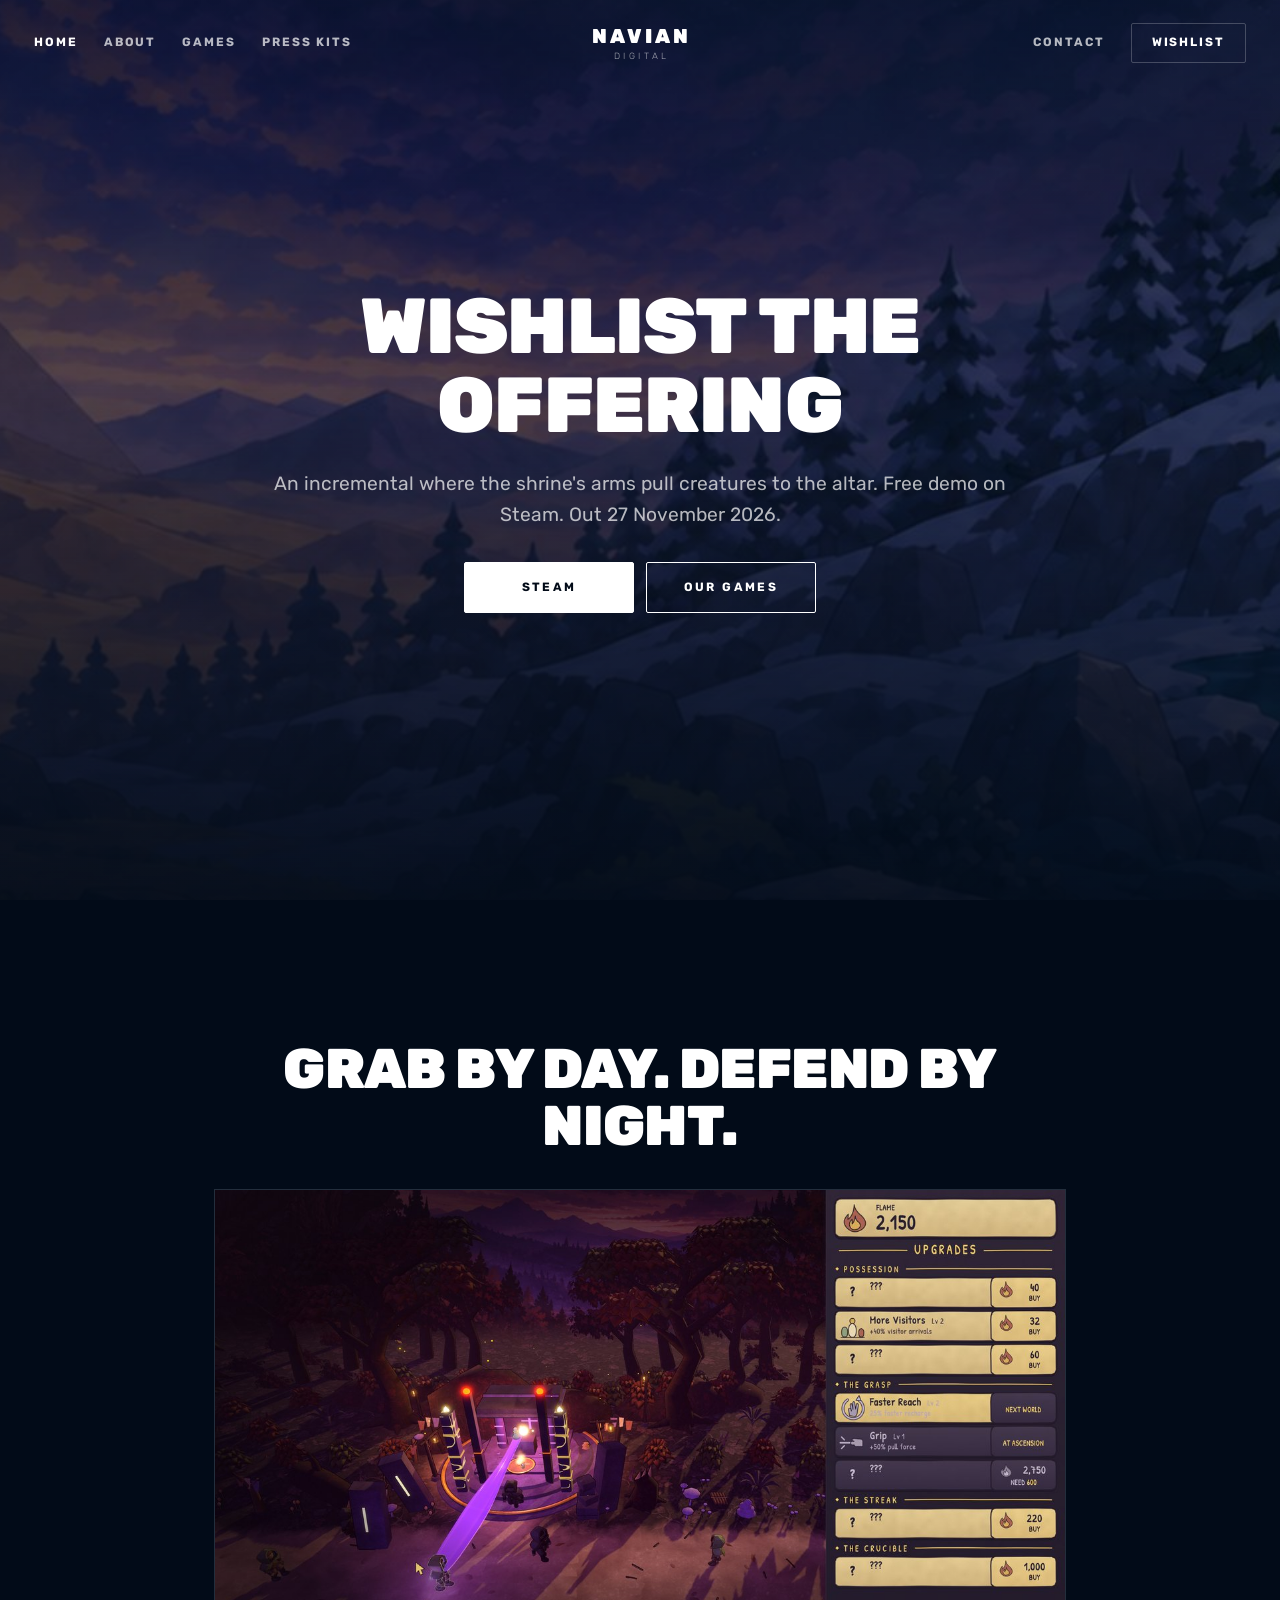
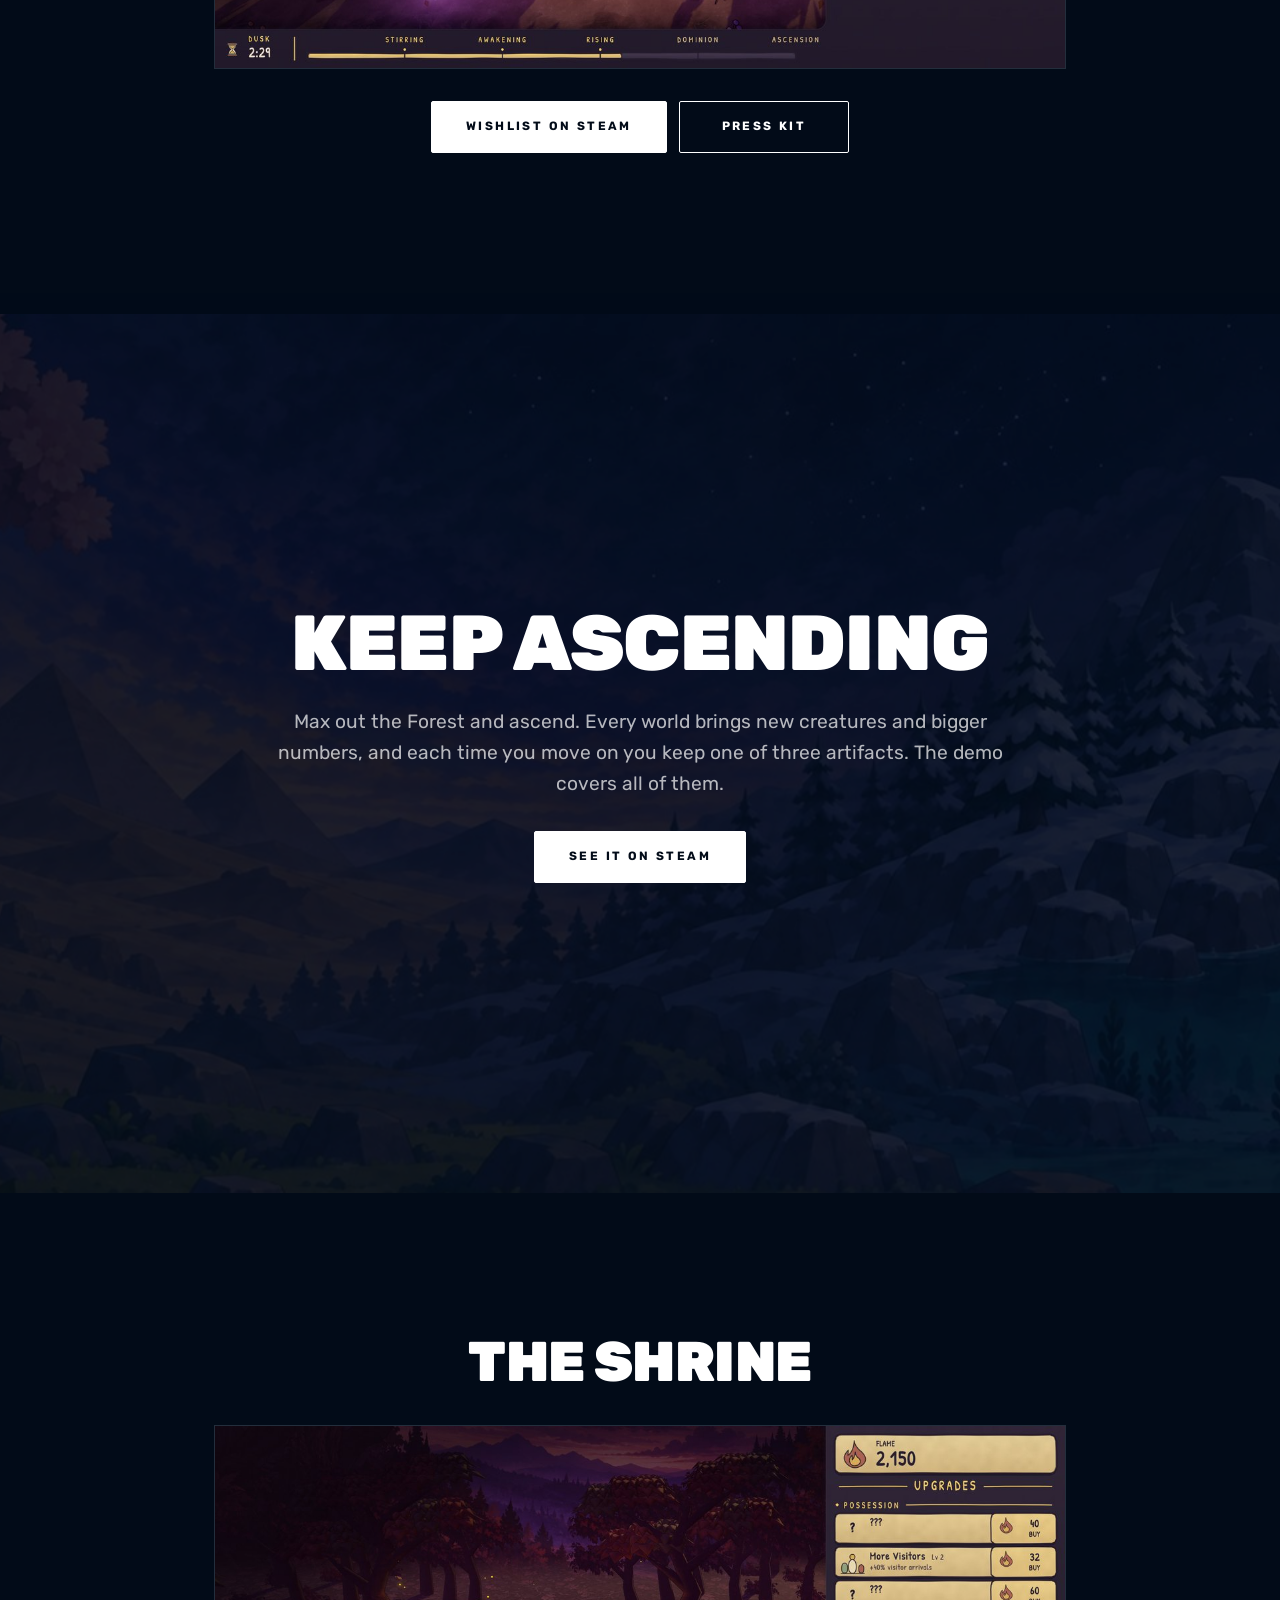
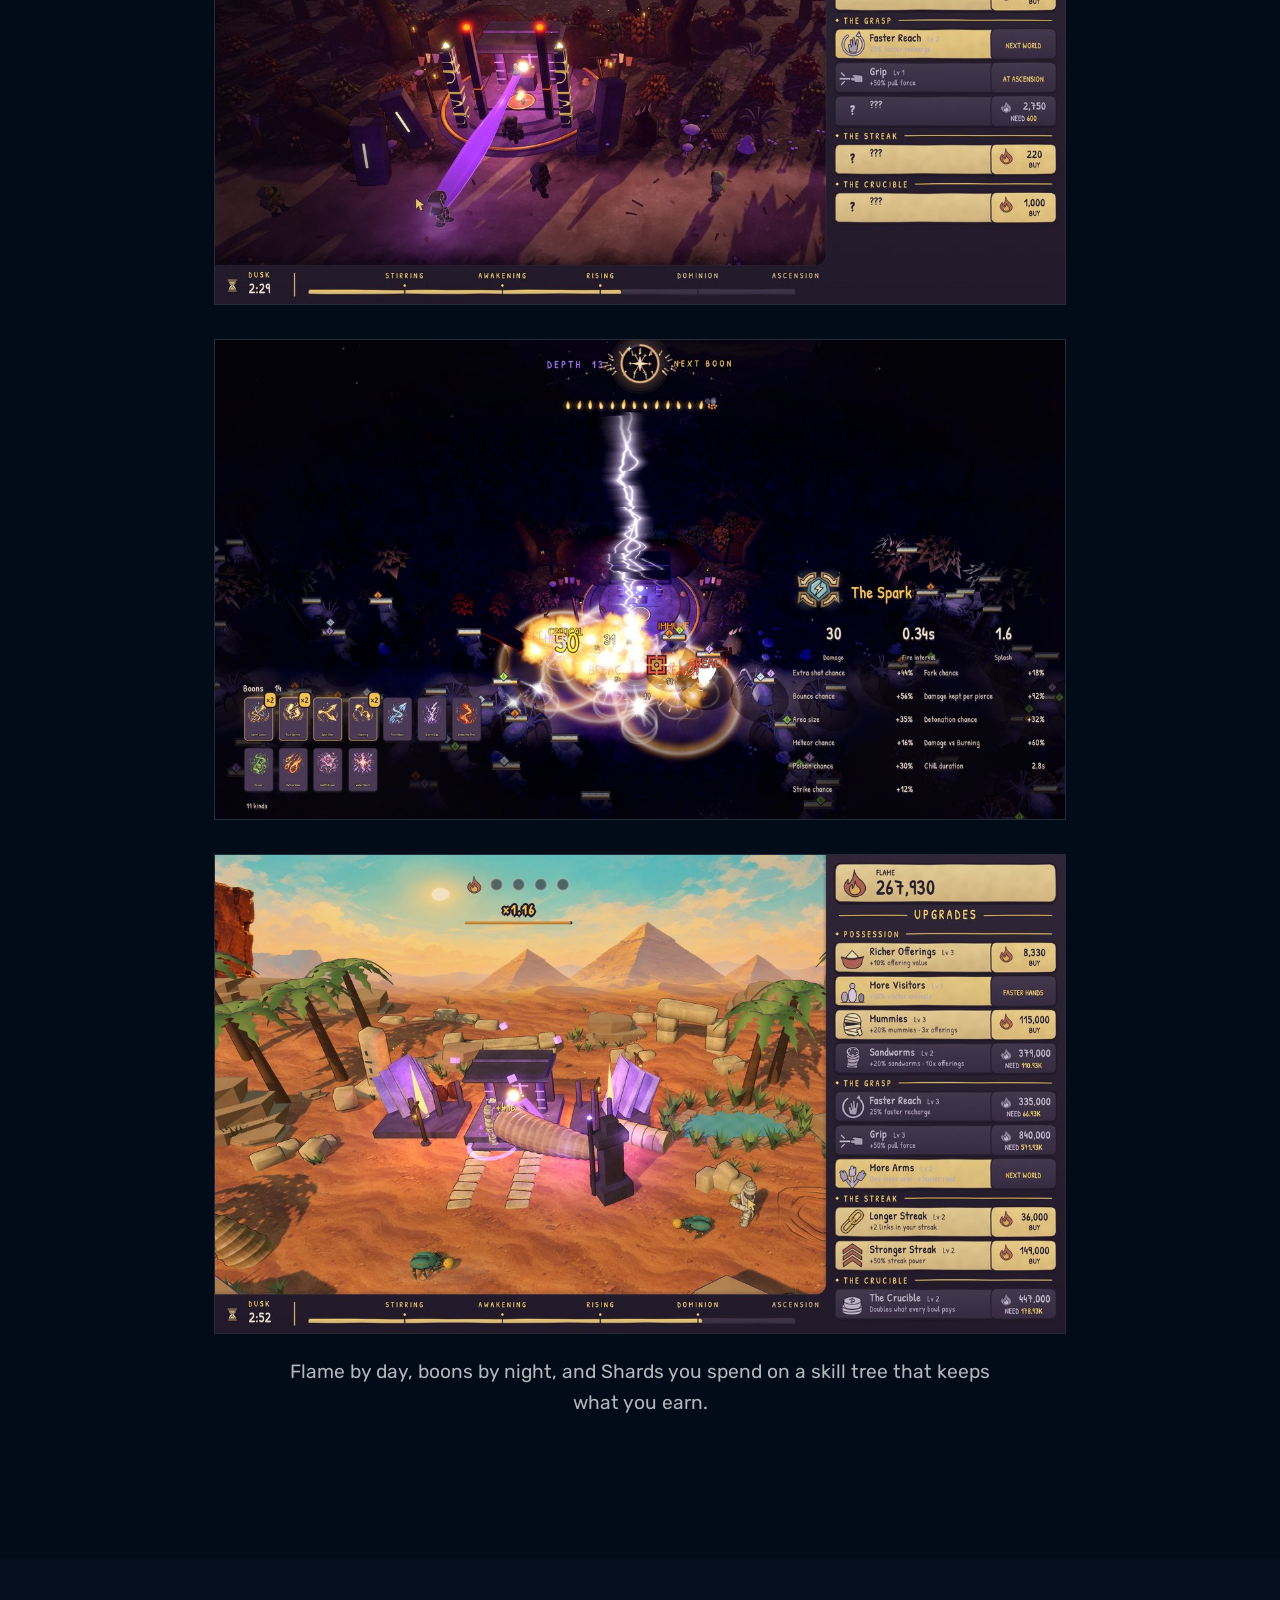
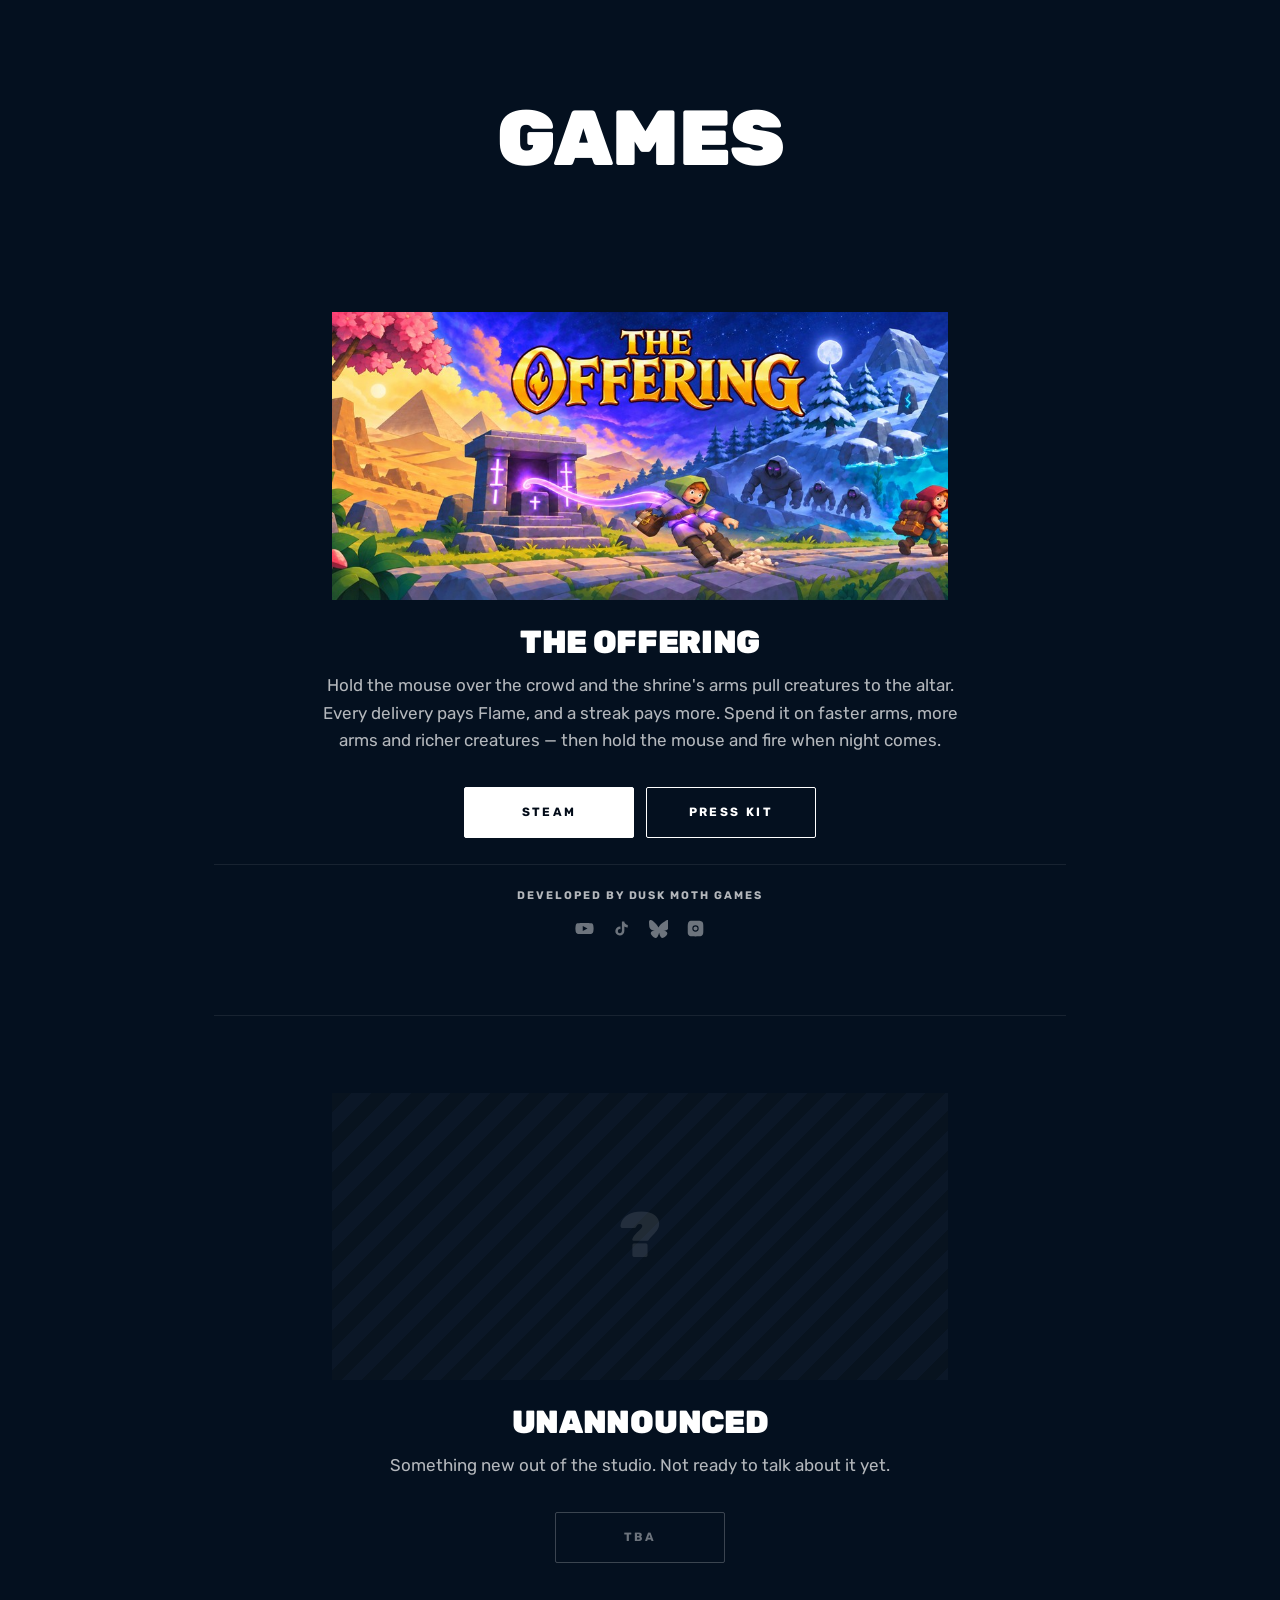
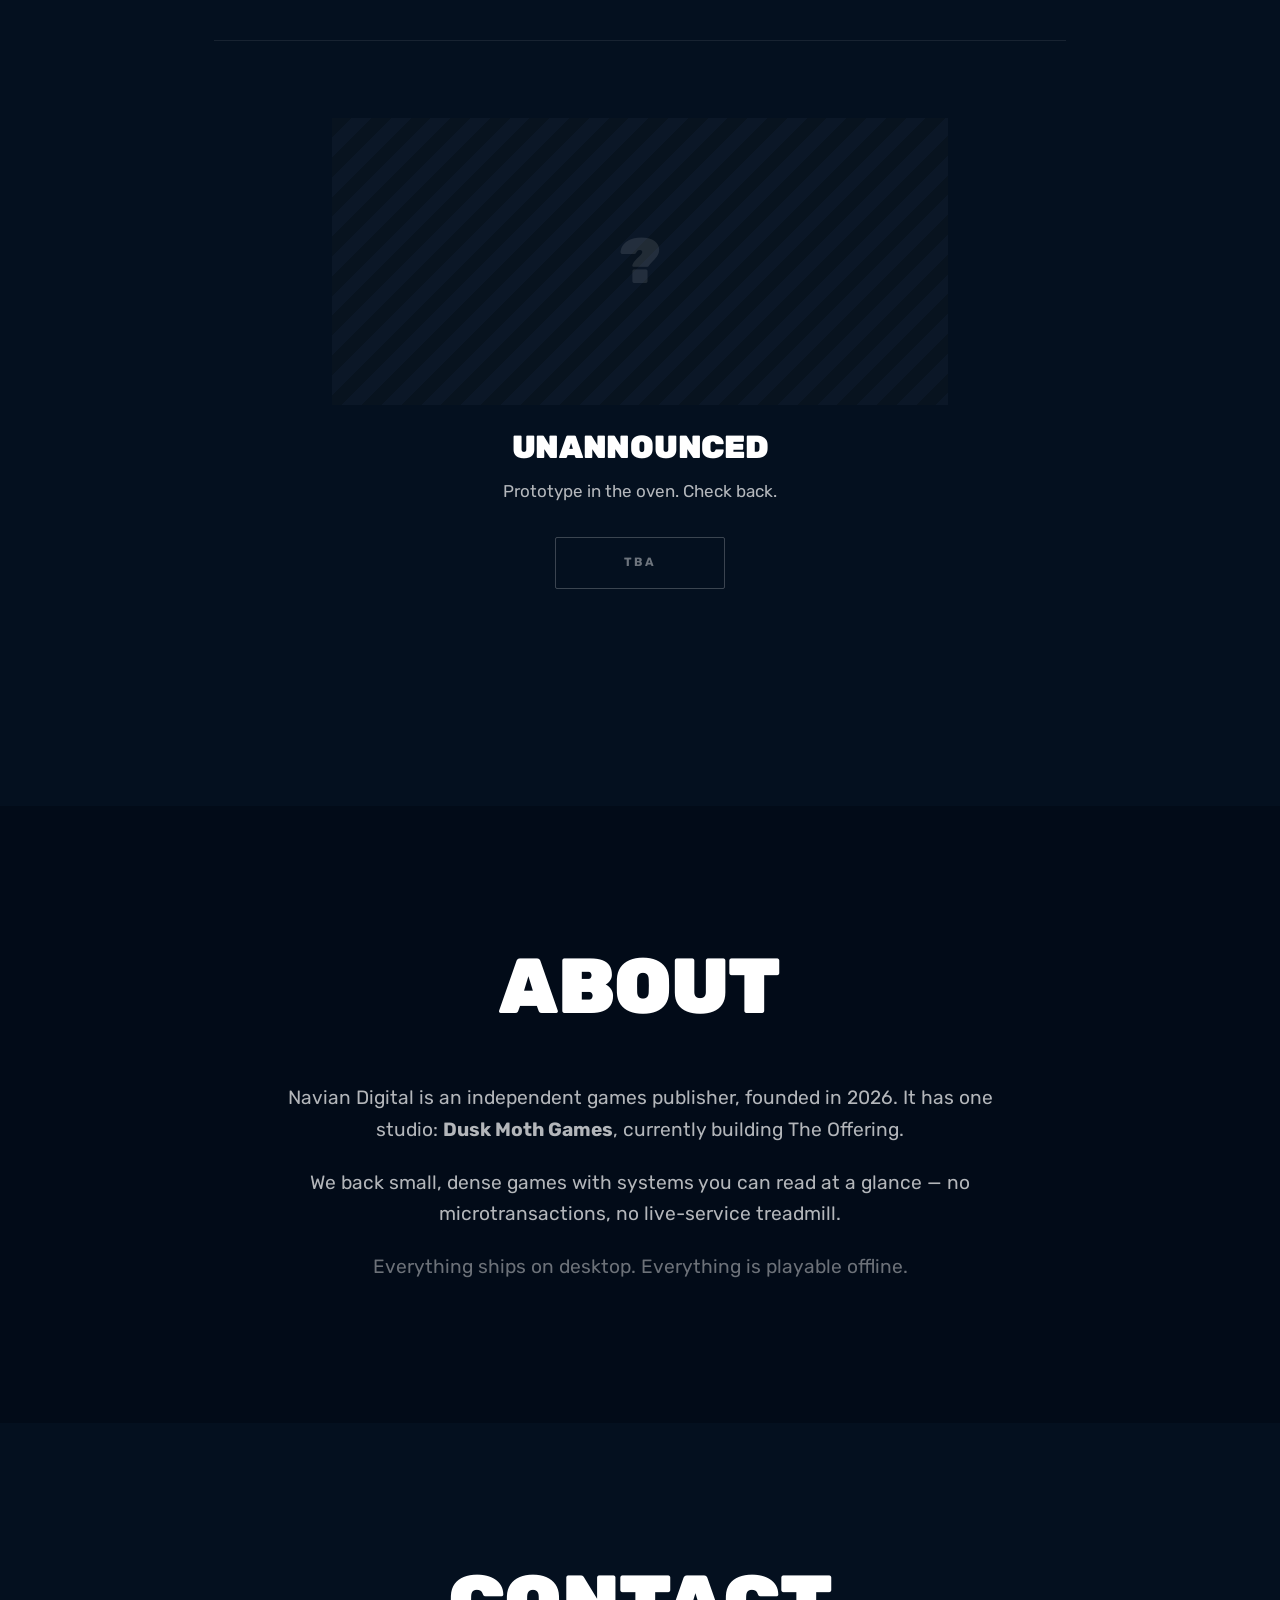
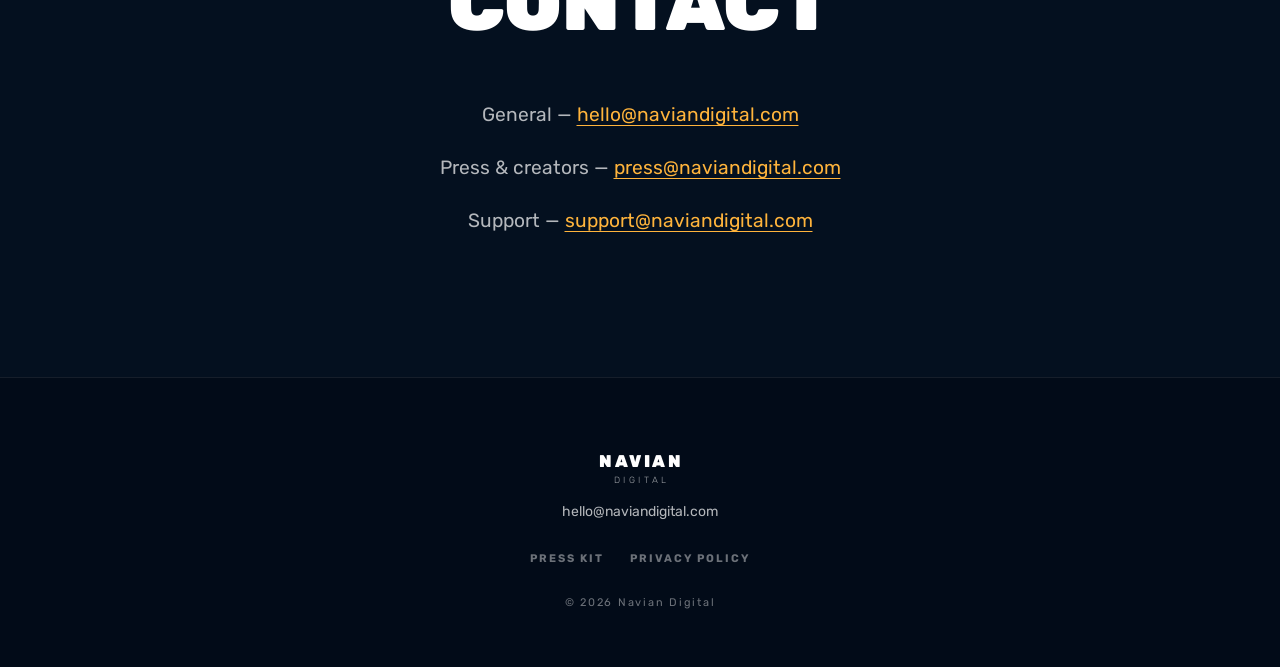
<file: index.html>
<!DOCTYPE html>
<html lang="en">
<head>
<meta charset="utf-8">
<meta name="viewport" content="width=device-width, initial-scale=1">
<title>Navian Digital</title>
<meta name="description" content="Navian Digital is an independent game studio. Makers of The Offering.">
<meta property="og:title" content="Navian Digital">
<meta property="og:description" content="Independent game studio. Makers of The Offering.">
<meta property="og:image" content="assets/img/offering_capsule.jpg">
<meta property="og:type" content="website">
<meta name="twitter:card" content="summary_large_image">
<link rel="icon" href="assets/img/favicon.svg" type="image/svg+xml">
<link rel="icon" href="assets/brand/navian-box-32.png" sizes="32x32" type="image/png">
<link rel="apple-touch-icon" href="assets/brand/navian-box-180.png">
<link rel="preconnect" href="https://fonts.googleapis.com">
<link rel="preconnect" href="https://fonts.gstatic.com" crossorigin>
<link href="https://fonts.googleapis.com/css2?family=Rubik:ital,wght@0,300;0,400;0,500;0,700;0,900;1,400&display=swap" rel="stylesheet">
<link rel="stylesheet" href="css/style.css">
</head>
<body>

<!-- ════ top bar: socials, centred ════════════════════════════════ -->
<!-- ════ header: nav left · logo centre · nav right ═══════════════ -->
<header class="masthead" id="masthead">
  <div class="masthead__inner">

    <nav class="mast-nav mast-nav--primary" aria-label="Primary">
      <a href="#top" class="is-active">Home</a>
      <a href="#studio">About</a>
      <div class="mast-folder">
        <a href="#games" class="mast-folder__title">Games</a>
        <div class="mast-folder__menu">
          <a href="https://store.steampowered.com/app/5069510/The_Offering/" target="_blank" rel="noopener">The Offering</a>
          <a href="#games">Unannounced</a>
        </div>
      </div>
      <a href="press.html">Press Kits</a>
    </nav>

    <a class="brand" href="#top" aria-label="Navian Digital home">
      <span class="brand__word">NAVIAN</span>
      <span class="brand__sub">DIGITAL</span>
    </a>

    <nav class="mast-nav mast-nav--secondary" aria-label="Secondary">
      <a href="#contact">Contact</a>
      <a class="mast-cta" href="https://store.steampowered.com/app/5069510/The_Offering/" target="_blank" rel="noopener">Wishlist</a>
    </nav>

    <button class="burger" id="burger" aria-label="Menu" aria-expanded="false" aria-controls="mobileNav">
      <span></span><span></span><span></span>
    </button>
  </div>

  <nav class="mobile-nav" id="mobileNav" aria-label="Mobile">
    <a href="#top">Home</a>
    <a href="#studio">About</a>
    <a href="#games">Games</a>
    <a href="press.html">Press Kits</a>
    <a href="#contact">Contact</a>
    <a class="btn btn--solid" href="https://store.steampowered.com/app/5069510/The_Offering/" target="_blank" rel="noopener">Wishlist on Steam</a>
  </nav>
</header>

<main id="top">

<!-- ════ 1 · hero — parallax key art ══════════════════════════════ -->
<section class="band band--full band--parallax" id="hero">
  <div class="band__bg" style="background-image:url('assets/img/hero_bg.jpg')"></div>
  <div class="band__scrim"></div>
  <div class="band__content">
    <h1>WISHLIST THE OFFERING</h1>
    <p class="lede">An incremental where the shrine's arms pull creatures to the altar. Free demo on Steam. Out 27 November 2026.</p>
    <div class="btn-row">
      <a class="btn btn--solid" href="https://store.steampowered.com/app/5069510/The_Offering/" target="_blank" rel="noopener">Steam</a>
      <a class="btn" href="#games">Our games</a>
    </div>
  </div>
</section>

<!-- ════ 2 · trailer band ═════════════════════════════════════════ -->
<section class="band band--flat" id="trailer">
  <div class="band__content">
    <h2>GRAB BY DAY. DEFEND BY NIGHT.</h2>
    <div class="framed">
      <video autoplay muted loop playsinline poster="assets/img/shot_1.jpg">
        <source src="assets/video/offering.mp4" type="video/mp4">
      </video>
    </div>
    <div class="btn-row">
      <a class="btn btn--solid" href="https://store.steampowered.com/app/5069510/The_Offering/" target="_blank" rel="noopener">Wishlist on Steam</a>
      <a class="btn" href="press.html">Press kit</a>
    </div>
  </div>
</section>

<!-- ════ 3 · parallax break ═══════════════════════════════════════ -->
<section class="band band--full band--parallax" id="break">
  <div class="band__bg" style="background-image:url('assets/img/page_bg.jpg')"></div>
  <div class="band__scrim band__scrim--heavy"></div>
  <div class="band__content">
    <h1>KEEP ASCENDING</h1>
    <p class="lede">Max out the Forest and ascend. Every world brings new creatures and bigger numbers, and each time you move on you keep one of three artifacts. The demo covers all of them.</p>
    <div class="btn-row">
      <a class="btn btn--solid" href="https://store.steampowered.com/app/5069510/The_Offering/" target="_blank" rel="noopener">See it on Steam</a>
    </div>
  </div>
</section>

<!-- ════ 4 · screens ══════════════════════════════════════════════ -->
<section class="band band--flat" id="screens">
  <div class="band__content">
    <h2>THE SHRINE</h2>
    <div class="framed"><img src="assets/img/shot_1.jpg" width="1280" height="720" alt="The shrine pulling creatures to the altar" loading="lazy" decoding="async"></div>
    <div class="framed"><img src="assets/img/shot_2.jpg" width="1280" height="720" alt="Holding the shrine through the night" loading="lazy" decoding="async"></div>
    <div class="framed"><img src="assets/img/shot_3.jpg" width="1280" height="720" alt="The Desert world" loading="lazy" decoding="async"></div>
    <p class="lede">Flame by day, boons by night, and Shards you spend on a skill tree that keeps what you earn.</p>
  </div>
</section>

<!-- ════ 5 · games ════════════════════════════════════════════════ -->
<section class="band band--flat band--tint" id="games">
  <div class="band__content">
    <h1 class="band__heading">GAMES</h1>

    <article class="entry">
      <a class="entry__art" href="https://store.steampowered.com/app/5069510/The_Offering/" target="_blank" rel="noopener">
        <img src="assets/img/offering_capsule.jpg" alt="The Offering" width="920" height="430" loading="lazy" decoding="async">
      </a>
      <h3>THE OFFERING</h3>
      <p>Hold the mouse over the crowd and the shrine's arms pull creatures to the altar. Every delivery pays Flame, and a streak pays more. Spend it on faster arms, more arms and richer creatures &mdash; then hold the mouse and fire when night comes.</p>
      <div class="btn-row">
        <a class="btn btn--solid" href="https://store.steampowered.com/app/5069510/The_Offering/" target="_blank" rel="noopener">Steam</a>
        <a class="btn" href="press.html">Press kit</a>
      </div>
      <div class="entry__studio">
        <p class="entry__by">Developed by Dusk Moth Games</p>
        <nav class="socials socials--entry" aria-label="Dusk Moth Games social links">
          <a href="https://www.youtube.com/channel/UCkLW0XZ5EI3OrxDz9NgHzCQ" target="_blank" rel="noopener" aria-label="Dusk Moth Games on YouTube"><svg viewBox="0 0 24 24"><path d="M23 7.5a2.9 2.9 0 0 0-2-2C19.2 5 12 5 12 5s-7.2 0-9 .5a2.9 2.9 0 0 0-2 2A30 30 0 0 0 .5 12 30 30 0 0 0 1 16.5a2.9 2.9 0 0 0 2 2c1.8.5 9 .5 9 .5s7.2 0 9-.5a2.9 2.9 0 0 0 2-2 30 30 0 0 0 .5-4.5A30 30 0 0 0 23 7.5ZM9.8 15.3V8.7l6 3.3-6 3.3Z"/></svg></a>
          <a href="https://www.tiktok.com/@duskmothgames" target="_blank" rel="noopener" aria-label="Dusk Moth Games on TikTok"><svg viewBox="0 0 24 24"><path d="M16.6 5.8a4.3 4.3 0 0 1-1-2.8h-3.1v12.3a2.6 2.6 0 1 1-1.8-2.5V9.6a5.7 5.7 0 1 0 4.9 5.6V9.4a7.3 7.3 0 0 0 4.3 1.4V7.7a4.3 4.3 0 0 1-3.3-1.9Z"/></svg></a>
          <a href="https://bsky.app/profile/duskmothgames.bsky.social" target="_blank" rel="noopener" aria-label="Dusk Moth Games on Bluesky"><svg viewBox="0 0 24 24"><path d="M12 10.8C10.9 8.7 8 4.7 5.3 2.8 2.7 1 1.7 1.3 1 1.6.2 2 0 3.2 0 3.9c0 .7.4 6 .7 6.9.8 2.9 4 3.9 6.8 3.6h.4-.4c-4.1.6-7.8 2.1-3 7.5 5.3 5.5 7.3-1.2 8.3-4.6 1 3.4 2.2 9.9 8.2 4.6 4.5-4.6 1.2-6.9-2.9-7.5h-.4.4c2.9.3 6-.7 6.8-3.6.3-.9.7-6.2.7-6.9 0-.7-.2-1.9-1-2.3-.7-.3-1.7-.6-4.3 1.2C15.9 4.7 13.1 8.7 12 10.8Z"/></svg></a>
          <a href="https://www.instagram.com/duskmothgames/" target="_blank" rel="noopener" aria-label="Dusk Moth Games on Instagram"><svg viewBox="0 0 24 24"><path d="M12 2.2c3.2 0 3.6 0 4.9.1 1.2.1 1.8.2 2.2.4.6.2 1 .5 1.4.9.4.4.7.8.9 1.4.2.4.4 1 .4 2.2.1 1.3.1 1.7.1 4.9s0 3.6-.1 4.9c-.1 1.2-.2 1.8-.4 2.2-.2.6-.5 1-.9 1.4-.4.4-.8.7-1.4.9-.4.2-1 .4-2.2.4-1.3.1-1.7.1-4.9.1s-3.6 0-4.9-.1c-1.2-.1-1.8-.2-2.2-.4a3.8 3.8 0 0 1-1.4-.9 3.8 3.8 0 0 1-.9-1.4c-.2-.4-.4-1-.4-2.2C2.2 15.6 2.2 15.2 2.2 12s0-3.6.1-4.9c.1-1.2.2-1.8.4-2.2.2-.6.5-1 .9-1.4.4-.4.8-.7 1.4-.9.4-.2 1-.4 2.2-.4 1.3-.1 1.7-.1 4.8-.1Zm0 5.8a4 4 0 1 0 0 8 4 4 0 0 0 0-8Zm0 6.6a2.6 2.6 0 1 1 0-5.2 2.6 2.6 0 0 1 0 5.2Zm5.1-6.8a.9.9 0 1 1-1.9 0 .9.9 0 0 1 1.9 0Z"/></svg></a>
        </nav>
      </div>
    </article>

    <article class="entry entry--tba">
      <div class="entry__art entry__art--tba" aria-hidden="true"><span>?</span></div>
      <h3>UNANNOUNCED</h3>
      <p>Something new out of the studio. Not ready to talk about it yet.</p>
      <div class="btn-row"><span class="btn btn--dead">TBA</span></div>
    </article>

    <article class="entry entry--tba">
      <div class="entry__art entry__art--tba" aria-hidden="true"><span>?</span></div>
      <h3>UNANNOUNCED</h3>
      <p>Prototype in the oven. Check back.</p>
      <div class="btn-row"><span class="btn btn--dead">TBA</span></div>
    </article>

  </div>
</section>

<!-- ════ 6 · studio ═══════════════════════════════════════════════ -->
<section class="band band--flat" id="studio">
  <div class="band__content">
    <h1 class="band__heading">ABOUT</h1>
    <p class="lede">Navian Digital is an independent games publisher, founded in 2026. It has one studio: <strong>Dusk Moth Games</strong>, currently building The Offering.</p>
    <p class="lede">We back small, dense games with systems you can read at a glance — no microtransactions, no live-service treadmill.</p>
    <p class="lede lede--dim">Everything ships on desktop. Everything is playable offline.</p>
  </div>
</section>

<!-- ════ 7 · contact ══════════════════════════════════════════════ -->
<section class="band band--flat band--tint" id="contact">
  <div class="band__content">
    <h1 class="band__heading">CONTACT</h1>
    <p class="lede">General — <a href="mailto:hello@naviandigital.com">hello@naviandigital.com</a></p>
    <p class="lede">Press &amp; creators — <a href="mailto:press@naviandigital.com">press@naviandigital.com</a></p>
    <p class="lede">Support — <a href="mailto:support@naviandigital.com">support@naviandigital.com</a></p>
  </div>
</section>

</main>

<!-- ════ footer ═══════════════════════════════════════════════════ -->
<footer class="site-footer">
  <div class="site-footer__inner">
    <div class="brand site-footer__brand">
      <span class="brand__word">NAVIAN</span>
      <span class="brand__sub">DIGITAL</span>
    </div>
    <p class="site-footer__addr">hello@naviandigital.com</p>
    <nav class="site-footer__links">
      <a href="press.html">Press kit</a>
      <a href="privacy.html">Privacy policy</a>
    </nav>
    <p class="site-footer__legal">&copy; 2026 Navian Digital</p>
  </div>
</footer>

<script src="js/main.js"></script>
</body>
</html>
</file>
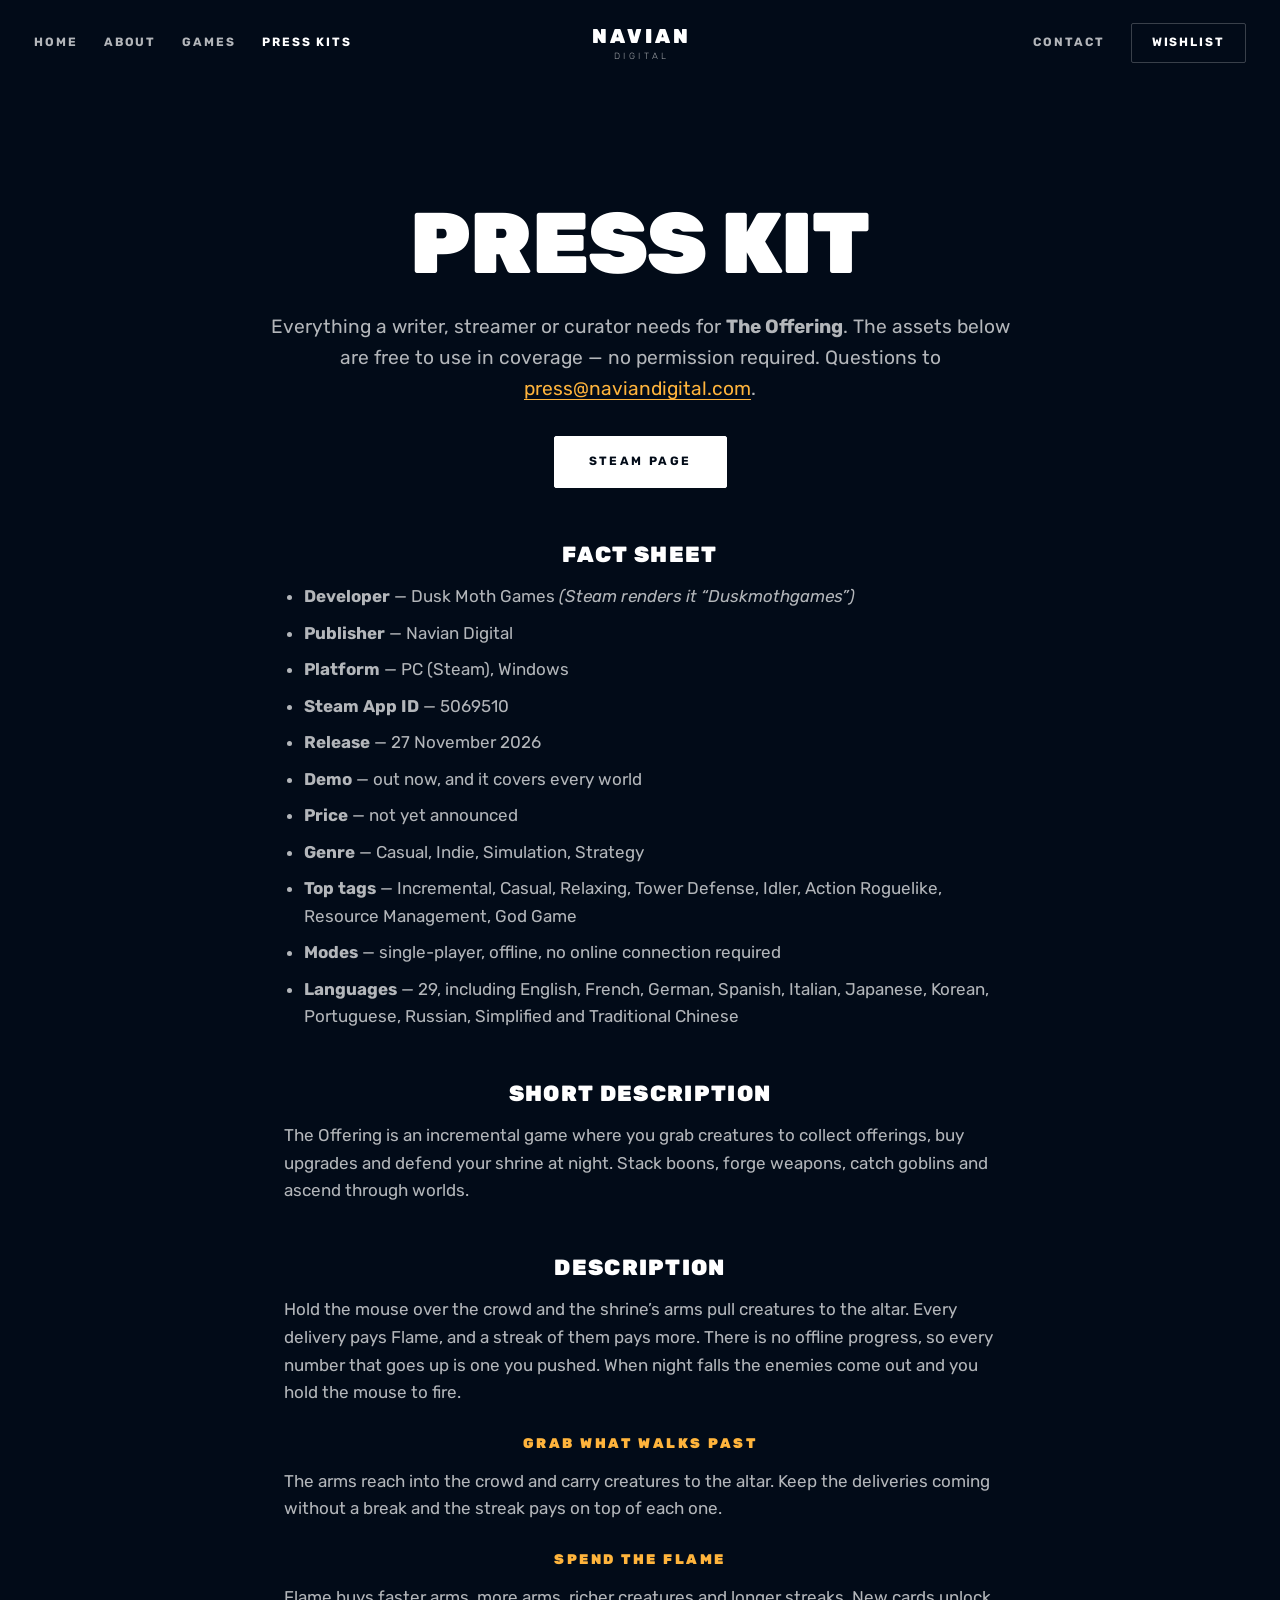
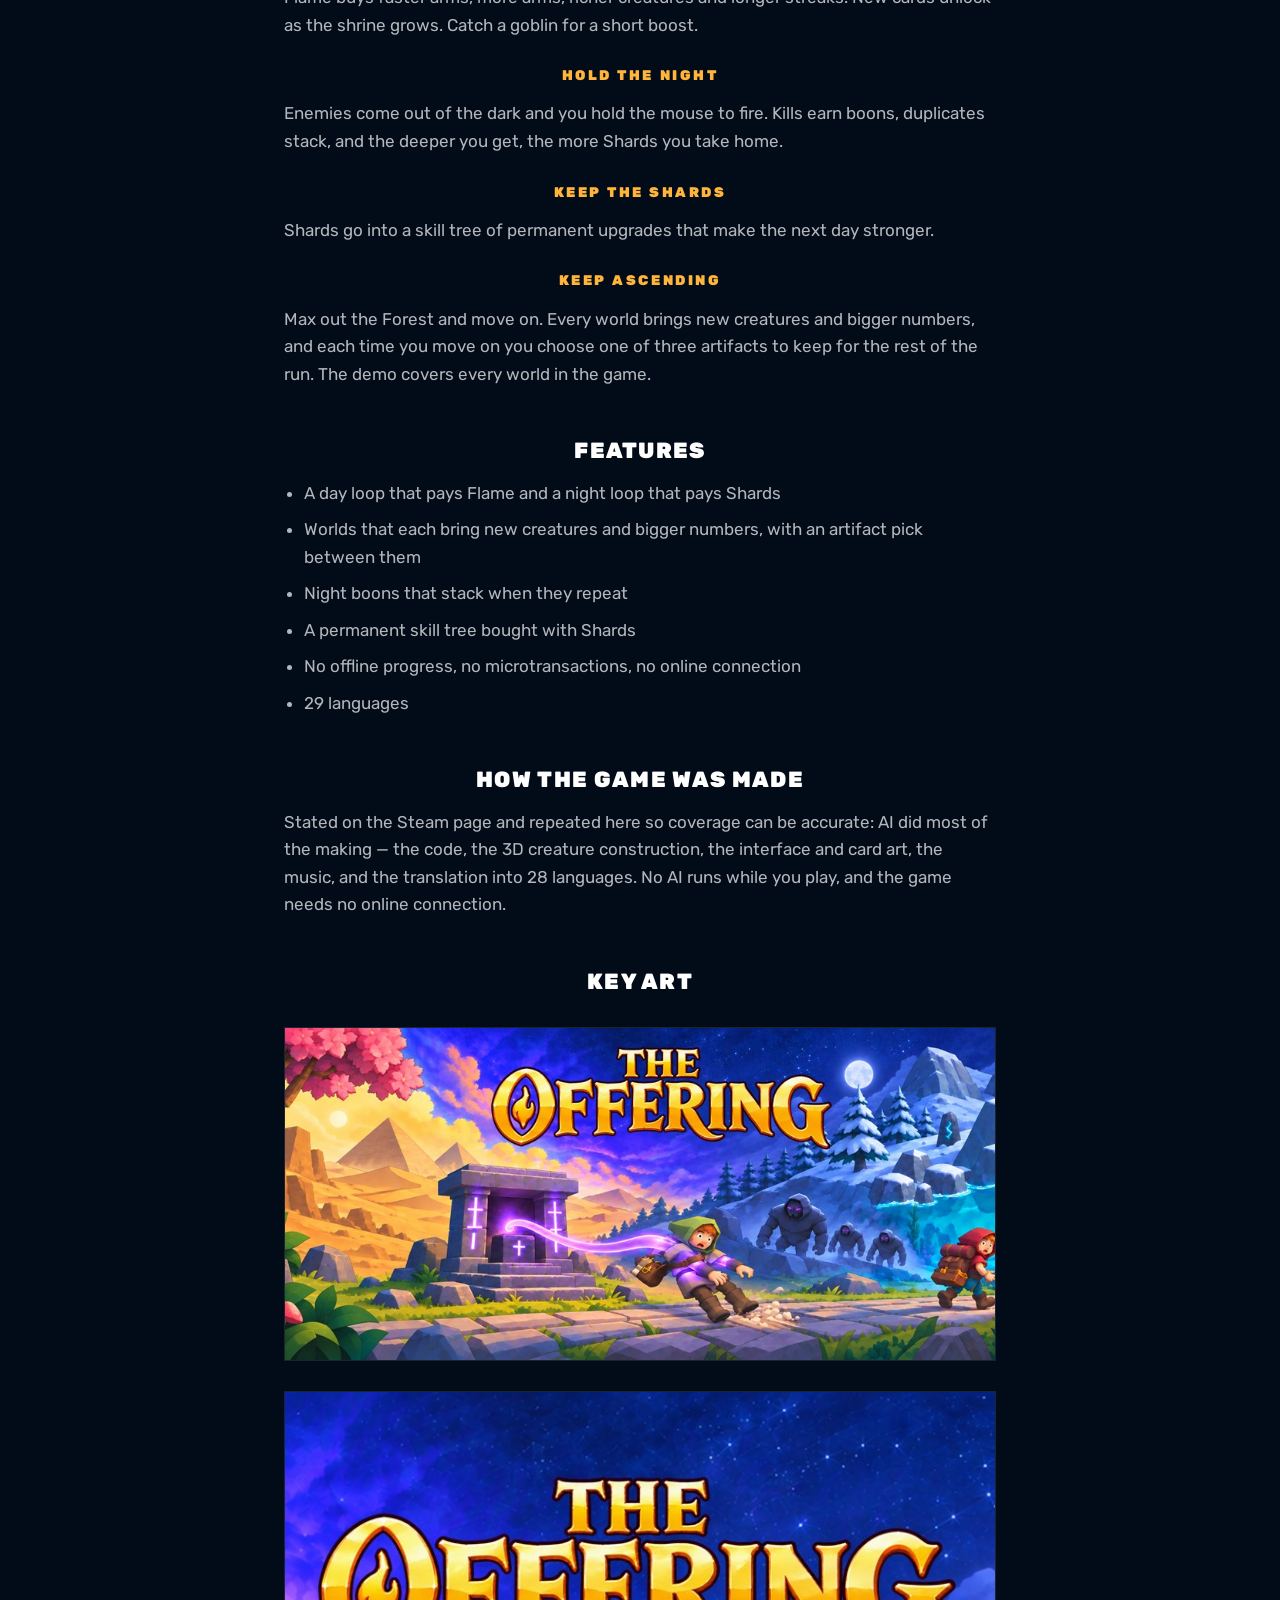
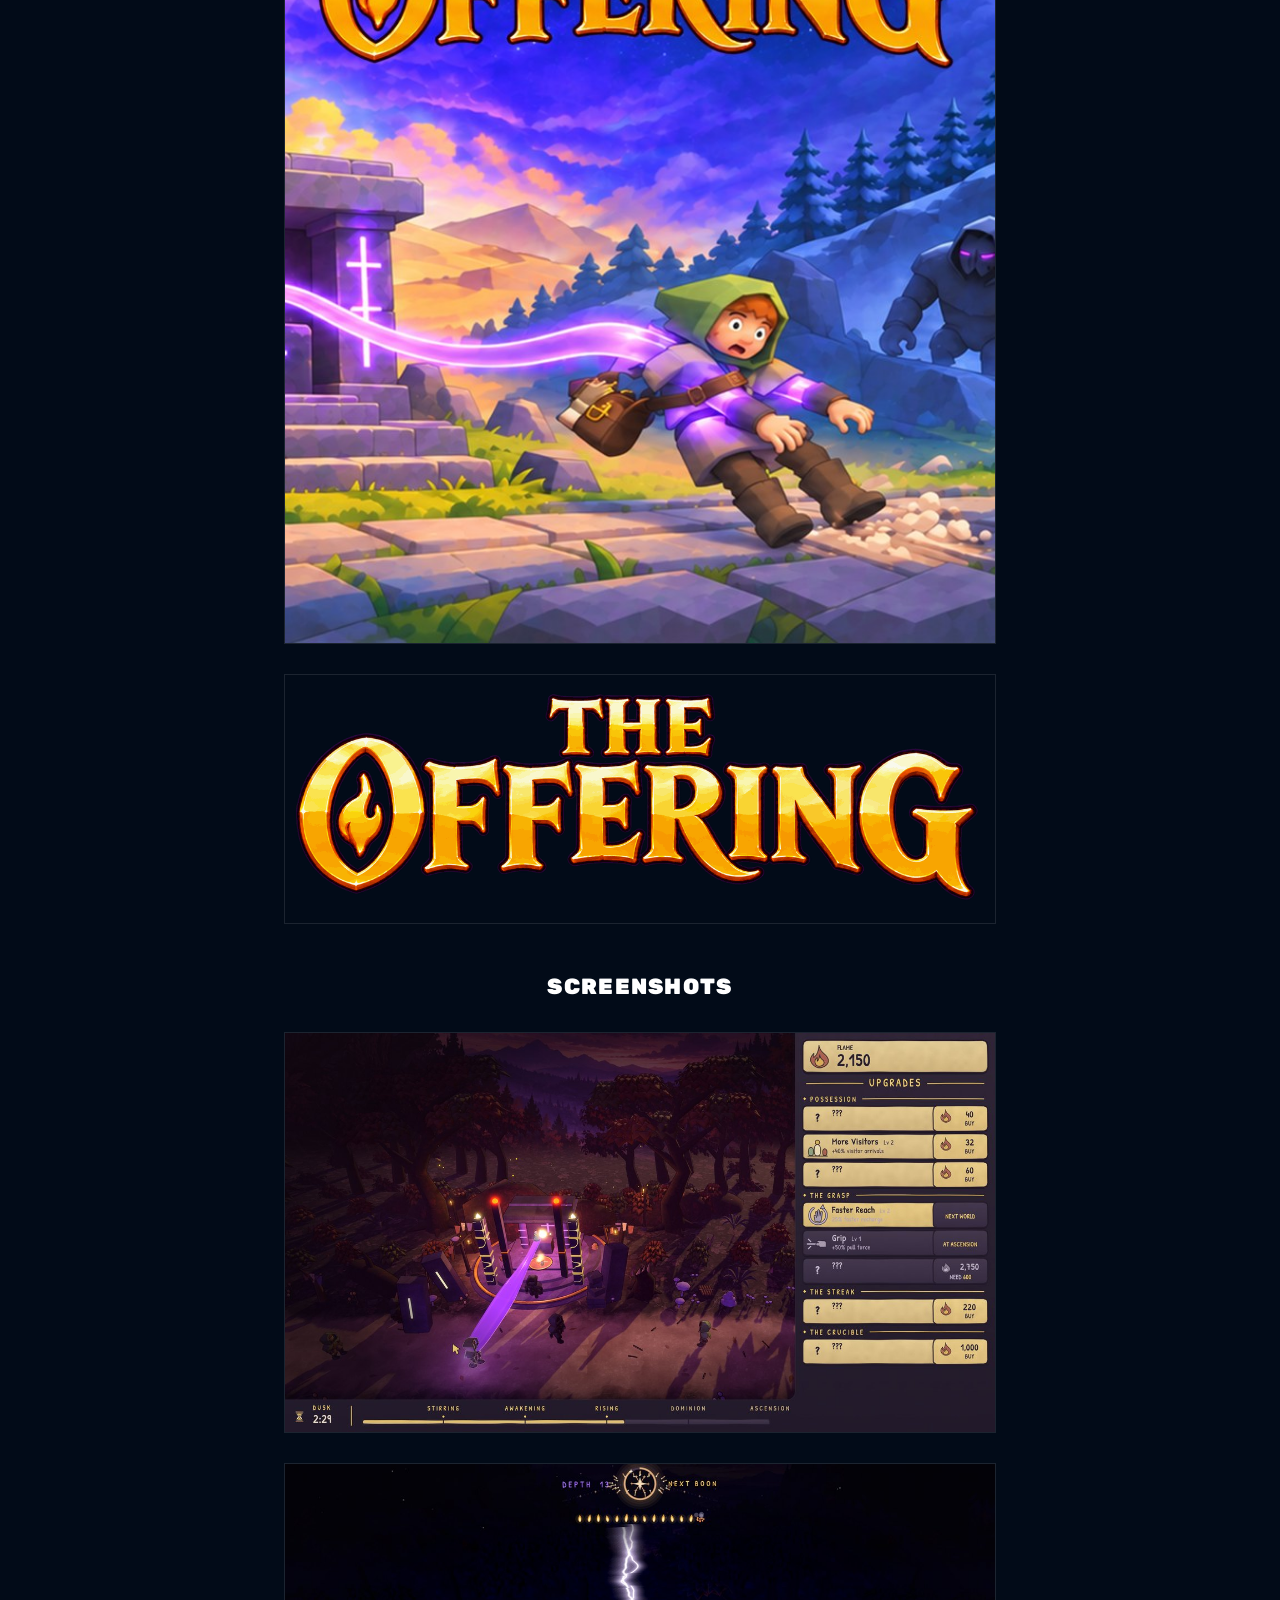
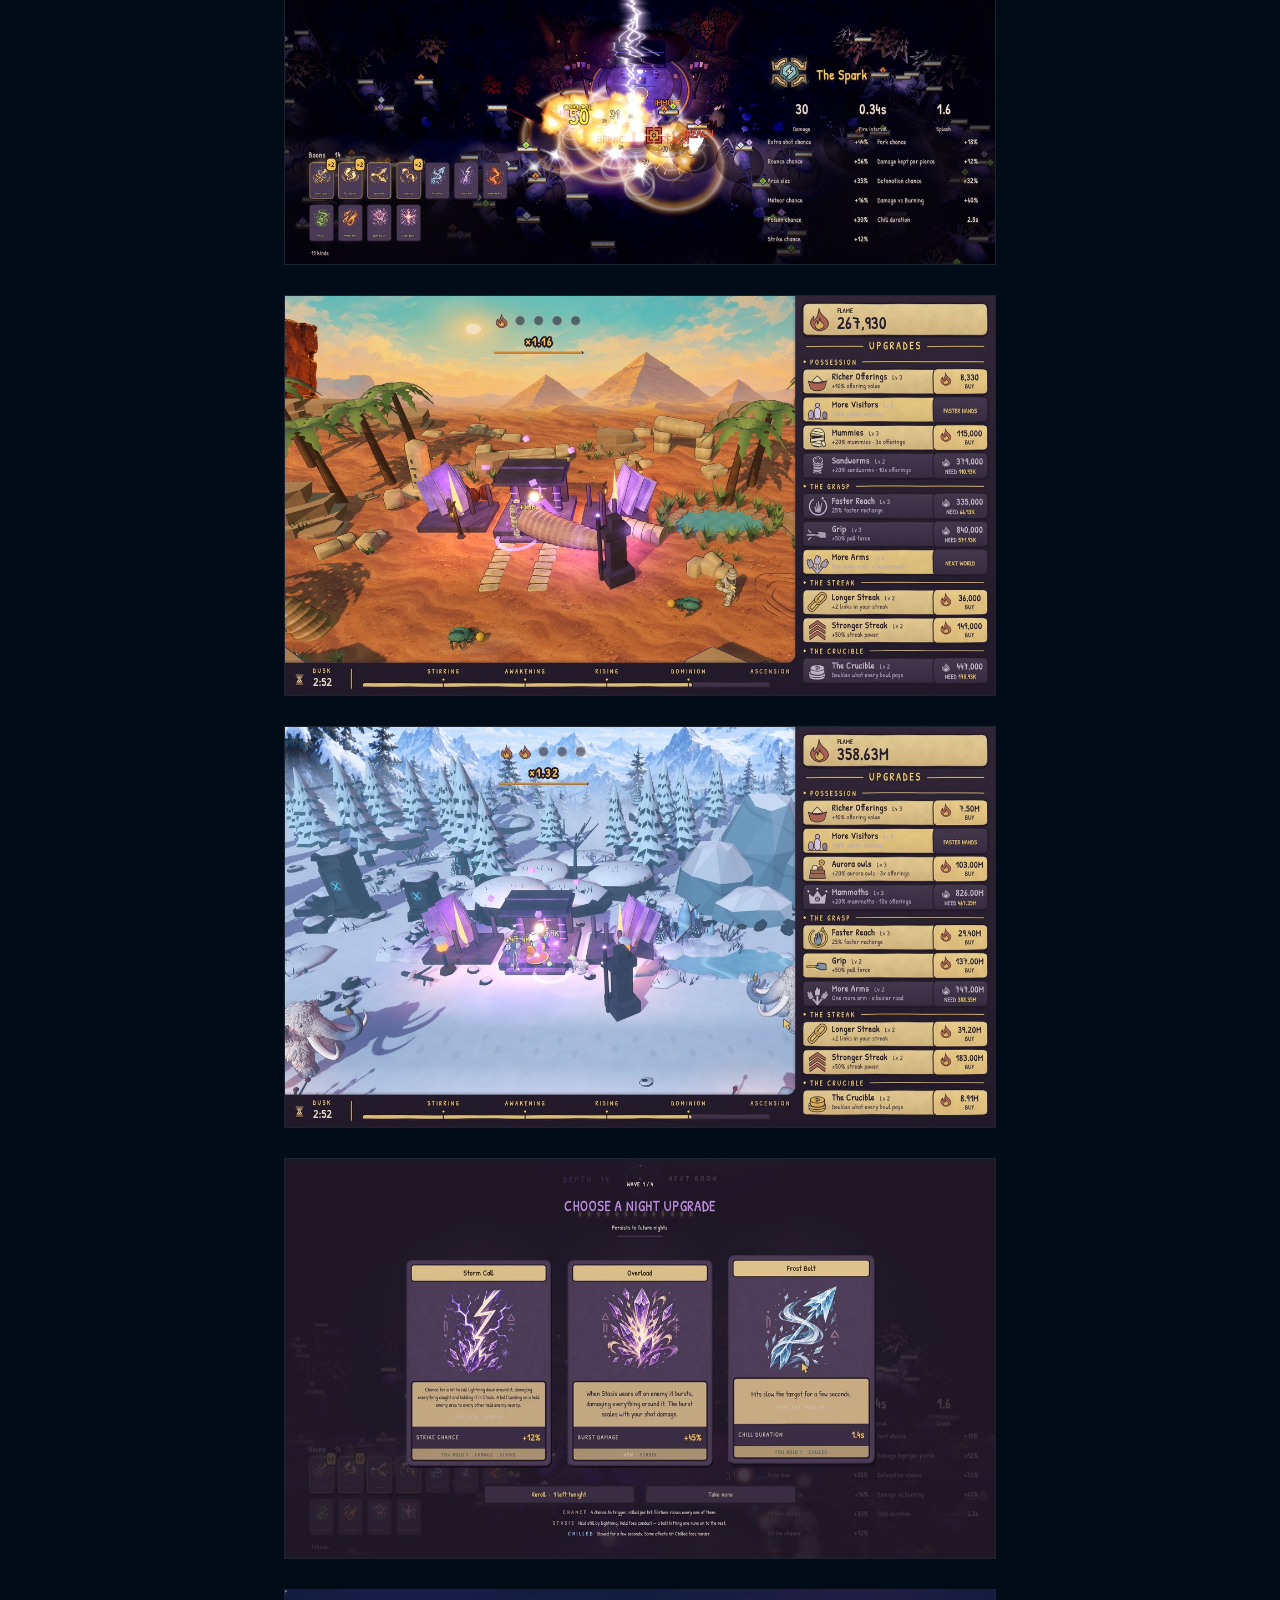
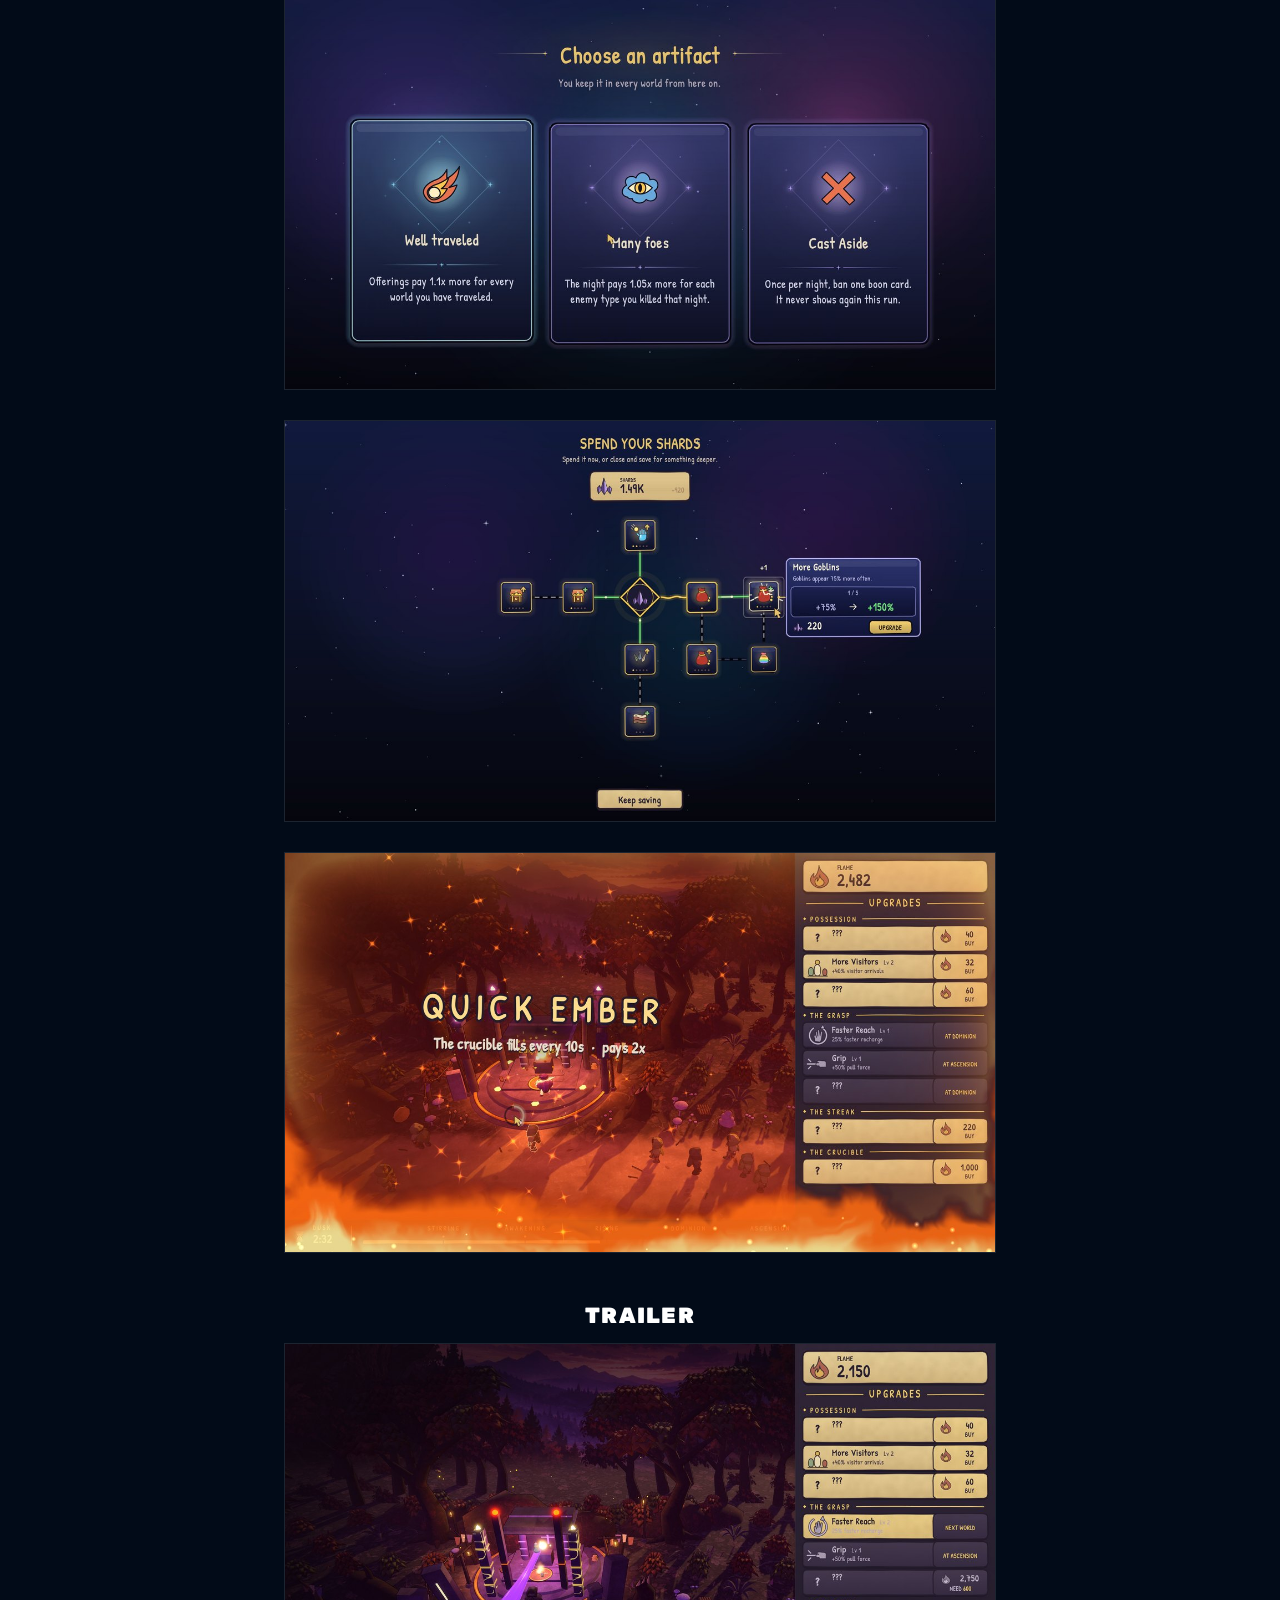
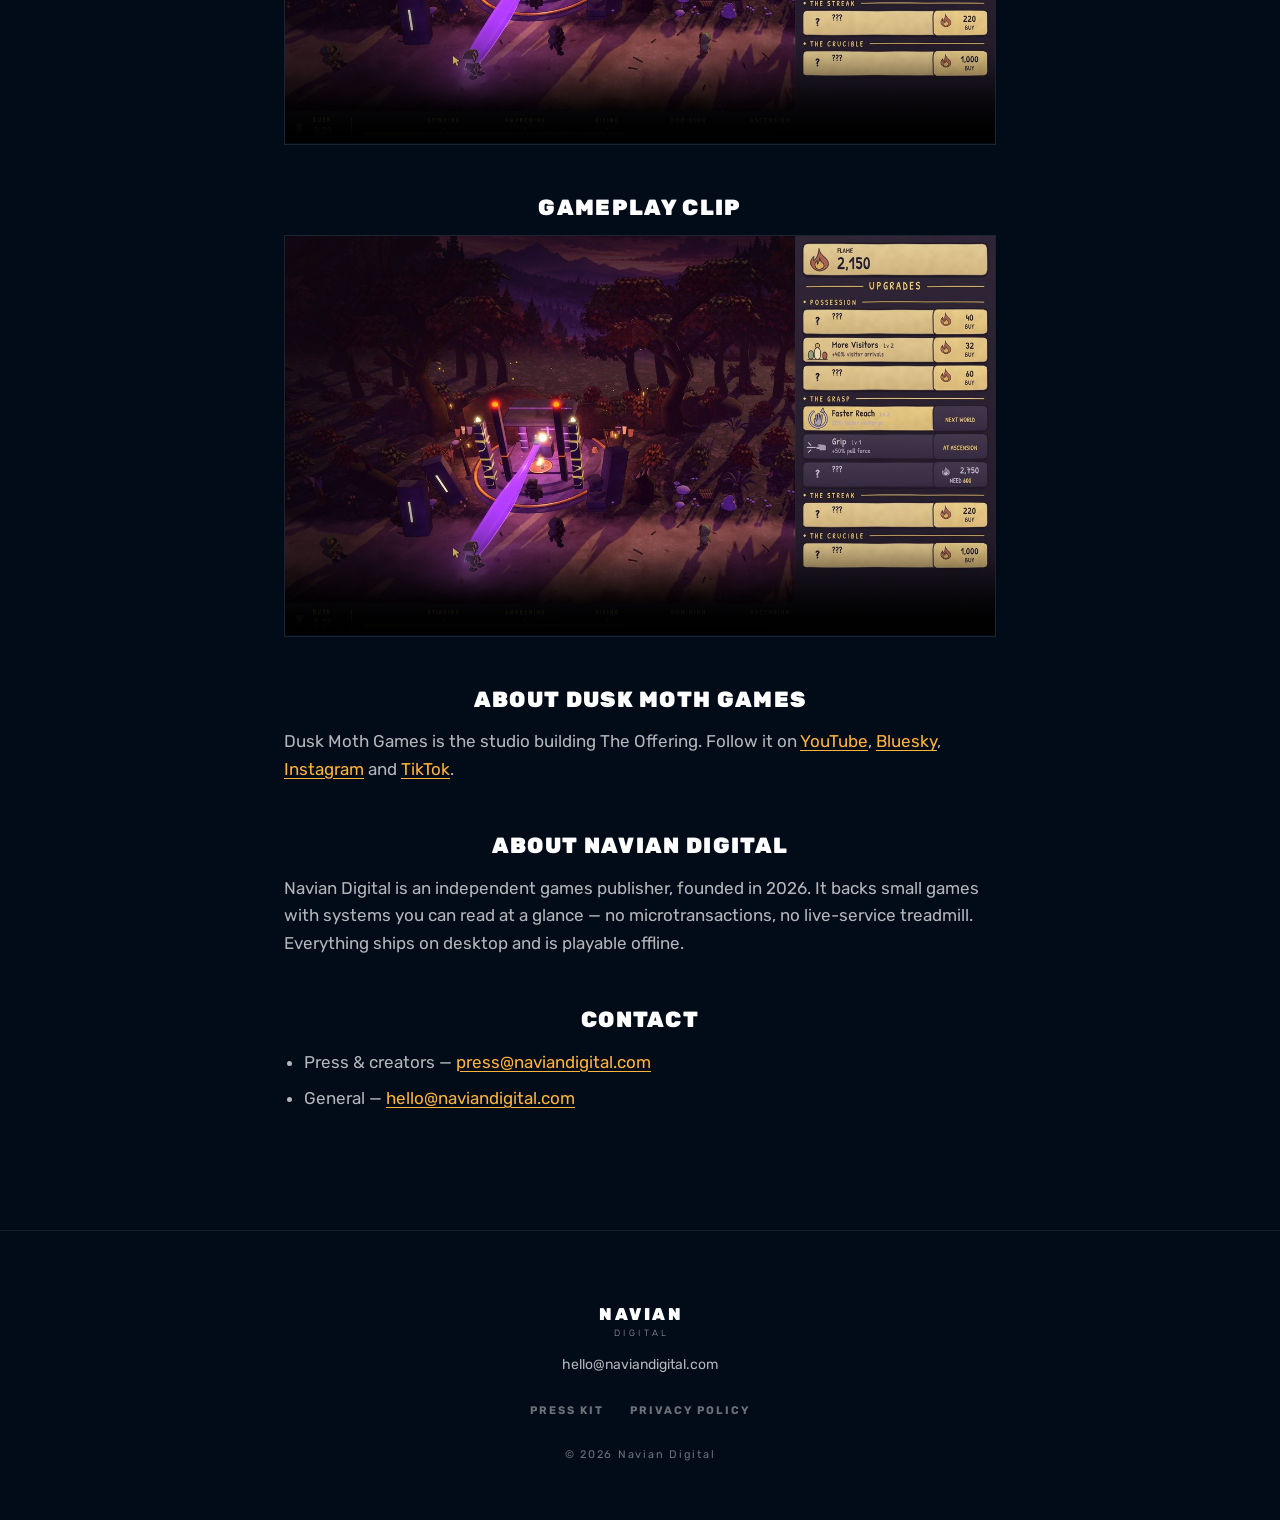
<file: press.html>
<!DOCTYPE html>
<html lang="en">
<head>
<meta charset="utf-8">
<meta name="viewport" content="width=device-width, initial-scale=1">
<title>Press Kit — Navian Digital</title>
<meta name="description" content="Press kit, fact sheet and assets for The Offering by Navian Digital.">
<link rel="icon" href="assets/img/favicon.svg" type="image/svg+xml">
<link rel="icon" href="assets/brand/navian-box-32.png" sizes="32x32" type="image/png">
<link rel="apple-touch-icon" href="assets/brand/navian-box-180.png">
<link rel="preconnect" href="https://fonts.googleapis.com">
<link rel="preconnect" href="https://fonts.gstatic.com" crossorigin>
<link href="https://fonts.googleapis.com/css2?family=Rubik:ital,wght@0,300;0,400;0,500;0,700;0,900;1,400&display=swap" rel="stylesheet">
<link rel="stylesheet" href="css/style.css">
</head>
<body>

<header class="masthead is-stuck" id="masthead">
  <div class="masthead__inner">
    <nav class="mast-nav mast-nav--primary" aria-label="Primary">
      <a href="index.html">Home</a>
      <a href="index.html#studio">About</a>
      <a href="index.html#games">Games</a>
      <a href="press.html" class="is-active">Press Kits</a>
    </nav>

    <a class="brand" href="index.html" aria-label="Navian Digital home">
      <span class="brand__word">NAVIAN</span>
      <span class="brand__sub">DIGITAL</span>
    </a>

    <nav class="mast-nav mast-nav--secondary" aria-label="Secondary">
      <a href="index.html#contact">Contact</a>
      <a class="mast-cta" href="https://store.steampowered.com/app/5069510/The_Offering/" target="_blank" rel="noopener">Wishlist</a>
    </nav>

    <button class="burger" id="burger" aria-label="Menu" aria-expanded="false" aria-controls="mobileNav">
      <span></span><span></span><span></span>
    </button>
  </div>

  <nav class="mobile-nav" id="mobileNav" aria-label="Mobile">
    <a href="index.html">Home</a>
    <a href="index.html#studio">About</a>
    <a href="index.html#games">Games</a>
    <a href="press.html">Press Kits</a>
    <a href="index.html#contact">Contact</a>
    <a class="btn btn--solid" href="https://store.steampowered.com/app/5069510/The_Offering/" target="_blank" rel="noopener">Wishlist on Steam</a>
  </nav>
</header>

<main>

<section class="page-head">
  <h1>PRESS KIT</h1>
  <p class="lede">Everything a writer, streamer or curator needs for <strong>The Offering</strong>. The assets below are free to use in coverage — no permission required. Questions to <a href="mailto:press@naviandigital.com">press@naviandigital.com</a>.</p>
  <div class="btn-row">
    <a class="btn btn--solid" href="https://store.steampowered.com/app/5069510/The_Offering/" target="_blank" rel="noopener">Steam page</a>
  </div>
</section>

<section class="prose">

  <h2>Fact sheet</h2>
  <ul>
    <li><strong>Developer</strong> &mdash; Dusk Moth Games <em>(Steam renders it &ldquo;Duskmothgames&rdquo;)</em></li>
    <li><strong>Publisher</strong> &mdash; Navian Digital</li>
    <li><strong>Platform</strong> &mdash; PC (Steam), Windows</li>
    <li><strong>Steam App ID</strong> &mdash; 5069510</li>
    <li><strong>Release</strong> &mdash; 27 November 2026</li>
    <li><strong>Demo</strong> &mdash; out now, and it covers every world</li>
    <li><strong>Price</strong> &mdash; not yet announced</li>
    <li><strong>Genre</strong> &mdash; Casual, Indie, Simulation, Strategy</li>
    <li><strong>Top tags</strong> &mdash; Incremental, Casual, Relaxing, Tower Defense, Idler, Action Roguelike, Resource Management, God Game</li>
    <li><strong>Modes</strong> &mdash; single-player, offline, no online connection required</li>
    <li><strong>Languages</strong> &mdash; 29, including English, French, German, Spanish, Italian, Japanese, Korean, Portuguese, Russian, Simplified and Traditional Chinese</li>
  </ul>

  <h2>Short description</h2>
  <p>The Offering is an incremental game where you grab creatures to collect offerings, buy upgrades and defend your shrine at night. Stack boons, forge weapons, catch goblins and ascend through worlds.</p>

  <h2>Description</h2>
  <p>Hold the mouse over the crowd and the shrine&rsquo;s arms pull creatures to the altar. Every delivery pays Flame, and a streak of them pays more. There is no offline progress, so every number that goes up is one you pushed. When night falls the enemies come out and you hold the mouse to fire.</p>

  <h3>Grab what walks past</h3>
  <p>The arms reach into the crowd and carry creatures to the altar. Keep the deliveries coming without a break and the streak pays on top of each one.</p>

  <h3>Spend the Flame</h3>
  <p>Flame buys faster arms, more arms, richer creatures and longer streaks. New cards unlock as the shrine grows. Catch a goblin for a short boost.</p>

  <h3>Hold the night</h3>
  <p>Enemies come out of the dark and you hold the mouse to fire. Kills earn boons, duplicates stack, and the deeper you get, the more Shards you take home.</p>

  <h3>Keep the Shards</h3>
  <p>Shards go into a skill tree of permanent upgrades that make the next day stronger.</p>

  <h3>Keep ascending</h3>
  <p>Max out the Forest and move on. Every world brings new creatures and bigger numbers, and each time you move on you choose one of three artifacts to keep for the rest of the run. The demo covers every world in the game.</p>

  <h2>Features</h2>
  <ul>
    <li>A day loop that pays Flame and a night loop that pays Shards</li>
    <li>Worlds that each bring new creatures and bigger numbers, with an artifact pick between them</li>
    <li>Night boons that stack when they repeat</li>
    <li>A permanent skill tree bought with Shards</li>
    <li>No offline progress, no microtransactions, no online connection</li>
    <li>29 languages</li>
  </ul>

  <h2>How the game was made</h2>
  <p>Stated on the Steam page and repeated here so coverage can be accurate: AI did most of the making &mdash; the code, the 3D creature construction, the interface and card art, the music, and the translation into 28 languages. No AI runs while you play, and the game needs no online connection.</p>

  <h2>Key art</h2>
  <div class="shot-stack">
    <img src="assets/img/offering_capsule.jpg" width="920" height="430" alt="The Offering &mdash; Steam capsule" decoding="async">
    <img src="assets/img/offering_vertical.jpg" width="748" height="896" alt="The Offering &mdash; vertical capsule" loading="lazy" decoding="async">
    <img src="assets/img/offering_logo.png" width="1180" height="412" alt="The Offering &mdash; logo on transparency" loading="lazy" decoding="async">
  </div>

  <h2>Screenshots</h2>
  <div class="shot-stack">
    <img src="assets/img/shot_1.jpg" width="1280" height="720" alt="The shrine pulling creatures to the altar" loading="lazy" decoding="async">
    <img src="assets/img/shot_2.jpg" width="1280" height="720" alt="Firing on the night wave" loading="lazy" decoding="async">
    <img src="assets/img/shot_3.jpg" width="1280" height="720" alt="The Desert world" loading="lazy" decoding="async">
    <img src="assets/img/shot_4.jpg" width="1280" height="720" alt="The Ice world" loading="lazy" decoding="async">
    <img src="assets/img/shot_5.jpg" width="1280" height="720" alt="Choosing a night upgrade" loading="lazy" decoding="async">
    <img src="assets/img/shot_6.jpg" width="1280" height="720" alt="Choosing an artifact between worlds" loading="lazy" decoding="async">
    <img src="assets/img/shot_7.jpg" width="1280" height="720" alt="The skill tree bought with Shards" loading="lazy" decoding="async">
    <img src="assets/img/shot_8.jpg" width="1280" height="720" alt="Catching a goblin for a short boost" loading="lazy" decoding="async">
  </div>

  <h2>Trailer</h2>
  <video controls playsinline preload="metadata" poster="assets/img/shot_1.jpg" style="width:100%">
    <source src="assets/video/trailer.mp4" type="video/mp4">
  </video>

  <h2>Gameplay clip</h2>
  <video controls muted loop playsinline preload="metadata" poster="assets/img/shot_1.jpg" style="width:100%">
    <source src="assets/video/offering.mp4" type="video/mp4">
  </video>

  <h2>About Dusk Moth Games</h2>
  <p>Dusk Moth Games is the studio building The Offering. Follow it on
    <a href="https://www.youtube.com/channel/UCkLW0XZ5EI3OrxDz9NgHzCQ" target="_blank" rel="noopener">YouTube</a>,
    <a href="https://bsky.app/profile/duskmothgames.bsky.social" target="_blank" rel="noopener">Bluesky</a>,
    <a href="https://www.instagram.com/duskmothgames/" target="_blank" rel="noopener">Instagram</a> and
    <a href="https://www.tiktok.com/@duskmothgames" target="_blank" rel="noopener">TikTok</a>.</p>

  <h2>About Navian Digital</h2>
  <p>Navian Digital is an independent games publisher, founded in 2026. It backs small games with systems you can read at a glance &mdash; no microtransactions, no live-service treadmill. Everything ships on desktop and is playable offline.</p>

  <h2>Contact</h2>
  <ul>
    <li>Press &amp; creators — <a href="mailto:press@naviandigital.com">press@naviandigital.com</a></li>
    <li>General — <a href="mailto:hello@naviandigital.com">hello@naviandigital.com</a></li>
  </ul>

</section>

</main>

<footer class="site-footer">
  <div class="site-footer__inner">
    <div class="brand site-footer__brand">
      <span class="brand__word">NAVIAN</span>
      <span class="brand__sub">DIGITAL</span>
    </div>
    <p class="site-footer__addr">hello@naviandigital.com</p>
    <nav class="site-footer__links">
      <a href="press.html">Press kit</a>
      <a href="privacy.html">Privacy policy</a>
    </nav>
    <p class="site-footer__legal">&copy; 2026 Navian Digital</p>
  </div>
</footer>

<script src="js/main.js"></script>
</body>
</html>
</file>
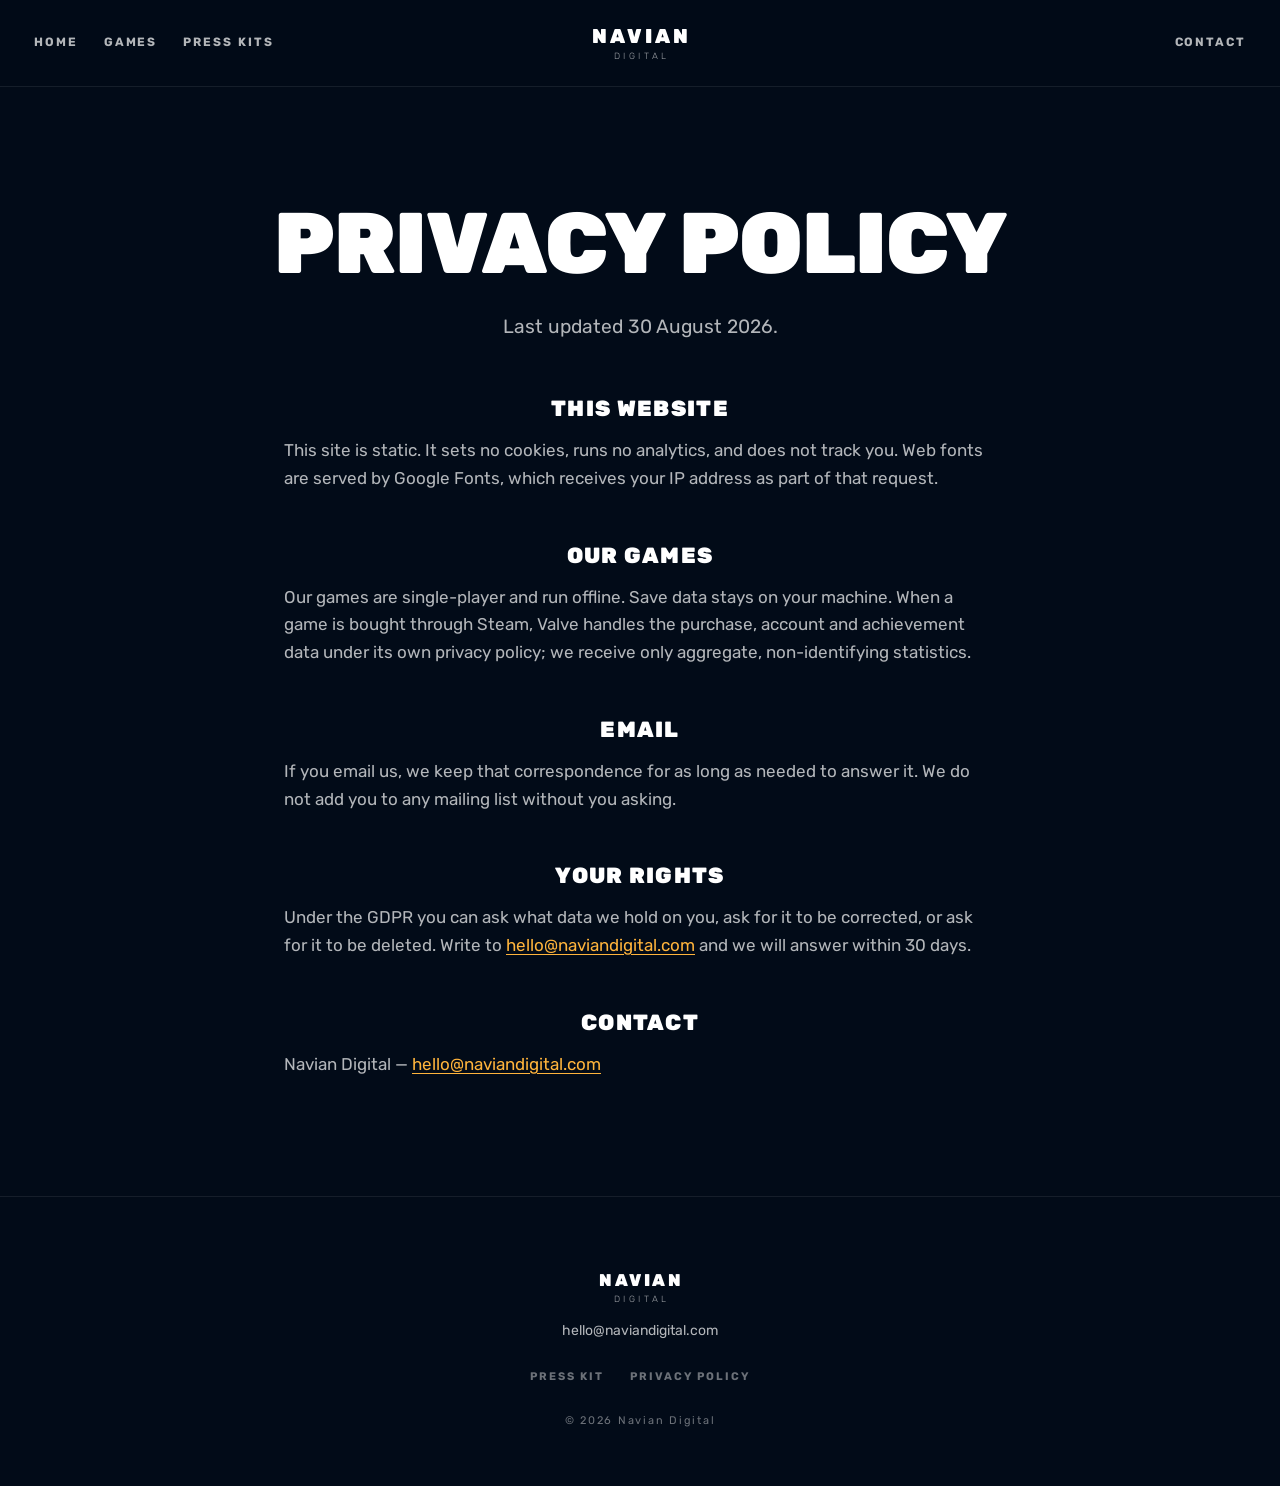
<file: privacy.html>
<!DOCTYPE html>
<html lang="en">
<head>
<meta charset="utf-8">
<meta name="viewport" content="width=device-width, initial-scale=1">
<title>Privacy Policy — Navian Digital</title>
<meta name="robots" content="noindex">
<link rel="icon" href="assets/img/favicon.svg" type="image/svg+xml">
<link rel="icon" href="assets/brand/navian-box-32.png" sizes="32x32" type="image/png">
<link rel="apple-touch-icon" href="assets/brand/navian-box-180.png">
<link rel="preconnect" href="https://fonts.googleapis.com">
<link rel="preconnect" href="https://fonts.gstatic.com" crossorigin>
<link href="https://fonts.googleapis.com/css2?family=Rubik:wght@300;400;700;900&display=swap" rel="stylesheet">
<link rel="stylesheet" href="css/style.css">
</head>
<body>

<header class="masthead is-stuck">
  <div class="masthead__inner">
    <nav class="mast-nav mast-nav--primary" aria-label="Primary">
      <a href="index.html">Home</a>
      <a href="index.html#games">Games</a>
      <a href="press.html">Press Kits</a>
    </nav>

    <a class="brand" href="index.html" aria-label="Navian Digital home">
      <span class="brand__word">NAVIAN</span>
      <span class="brand__sub">DIGITAL</span>
    </a>

    <nav class="mast-nav mast-nav--secondary" aria-label="Secondary">
      <a href="index.html#contact">Contact</a>
    </nav>
  </div>
</header>

<main>

<section class="page-head">
  <h1>PRIVACY POLICY</h1>
  <p class="lede">Last updated 30 August 2026.</p>
</section>

<section class="prose">

  <h2>This website</h2>
  <p>This site is static. It sets no cookies, runs no analytics, and does not track you. Web fonts are served by Google Fonts, which receives your IP address as part of that request.</p>

  <h2>Our games</h2>
  <p>Our games are single-player and run offline. Save data stays on your machine. When a game is bought through Steam, Valve handles the purchase, account and achievement data under its own privacy policy; we receive only aggregate, non-identifying statistics.</p>

  <h2>Email</h2>
  <p>If you email us, we keep that correspondence for as long as needed to answer it. We do not add you to any mailing list without you asking.</p>

  <h2>Your rights</h2>
  <p>Under the GDPR you can ask what data we hold on you, ask for it to be corrected, or ask for it to be deleted. Write to <a href="mailto:hello@naviandigital.com">hello@naviandigital.com</a> and we will answer within 30 days.</p>

  <h2>Contact</h2>
  <p>Navian Digital — <a href="mailto:hello@naviandigital.com">hello@naviandigital.com</a></p>

</section>

</main>

<footer class="site-footer">
  <div class="site-footer__inner">
    <div class="brand site-footer__brand">
      <span class="brand__word">NAVIAN</span>
      <span class="brand__sub">DIGITAL</span>
    </div>
    <p class="site-footer__addr">hello@naviandigital.com</p>
    <nav class="site-footer__links">
      <a href="press.html">Press kit</a>
      <a href="privacy.html">Privacy policy</a>
    </nav>
    <p class="site-footer__legal">&copy; 2026 Navian Digital</p>
  </div>
</footer>

</body>
</html>
</file>
<file: css/style.css>
/* ==========================================================================
   Navian Digital
   Layout follows landfall.se: a stack of full-height bands, each with its own
   parallax background, everything in a narrow centred column. Rubik, near-black
   navy field, thin outlined buttons, logo centred between two nav rails.
   ========================================================================== */

:root{
  --ink:        #020b18;
  --ink-tint:   #04101f;
  --line:       rgba(255,255,255,.22);
  --paper:      #ffffff;
  --dim:        rgba(255,255,255,.7);
  --faint:      rgba(255,255,255,.42);
  --accent:     #ffb43c;

  --font: 'Rubik', system-ui, -apple-system, 'Segoe UI', sans-serif;

  --col: 900px;          /* the centred content column landfall uses */
  --gut: 24px;
  --mast-h: 86px;
}

*,*::before,*::after{ box-sizing:border-box; }

html{ scroll-behavior:smooth; scroll-padding-top:var(--mast-h); }

body{
  margin:0;
  background:var(--ink);
  color:var(--paper);
  font-family:var(--font);
  font-size:17px;
  line-height:1.62;
  text-align:center;               /* landfall centres everything */
  -webkit-font-smoothing:antialiased;
  overflow-x:hidden;
}

img,video{ display:block; max-width:100%; height:auto; }
a{ color:inherit; text-decoration:none; }

h1,h2,h3{
  margin:0;
  font-weight:900;
  line-height:1.02;
  letter-spacing:-.01em;
  text-transform:uppercase;
}
h1{ font-size:clamp(38px, 6.4vw, 78px); }
h2{ font-size:clamp(30px, 4.6vw, 56px); }
h3{ font-size:clamp(22px, 2.6vw, 32px); }

/* ─── social rails ──────────────────────────────────────────────── */

.socials{ display:flex; justify-content:center; gap:18px; }
.socials a{
  display:grid; place-items:center;
  width:20px; height:20px;
  color:var(--faint);
  transition:color .16s ease;
}
.socials a:hover{ color:var(--paper); }
.socials svg{ width:100%; height:100%; fill:currentColor; }

/* The social accounts belong to Dusk Moth Games, not to Navian, so they sit on
   the game they cover rather than in the company chrome. When Navian has its
   own accounts, a .topbar rail comes back above the masthead. */
.socials--entry{ margin-top:14px; }
.socials--entry a{ width:19px; height:19px; }

.entry__studio{
  margin-top:26px;
  padding-top:22px;
  border-top:1px solid rgba(255,255,255,.08);
}
.entry__by{
  margin:0;
  font-size:11px;
  font-weight:700;
  letter-spacing:.18em;
  text-transform:uppercase;
  color:var(--faint);
}

/* ─── masthead ──────────────────────────────────────────────────── */

.masthead{
  position:sticky;
  top:0;
  z-index:60;
  background:transparent;
  transition:background-color .3s ease;
}
.masthead.is-stuck{
  background:rgba(2,11,24,.94);
  backdrop-filter:blur(10px);
  box-shadow:0 1px 0 rgba(255,255,255,.08);
}

.masthead__inner{
  display:grid;
  grid-template-columns:1fr auto 1fr;
  align-items:center;
  gap:24px;
  height:var(--mast-h);
  padding-inline:34px;
}

.mast-nav{ display:flex; align-items:center; gap:26px; min-width:0; }
.mast-nav--primary{ justify-content:flex-start; }
.mast-nav--secondary{ justify-content:flex-end; }

.mast-nav a{
  font-size:12px;
  font-weight:700;
  letter-spacing:.16em;
  text-transform:uppercase;
  color:var(--dim);
  white-space:nowrap;
  transition:color .16s ease;
}
.mast-nav a:hover,
.mast-nav a.is-active{ color:var(--paper); }

.mast-cta{
  padding:9px 20px;
  border:1px solid var(--line);
  border-radius:2px;
  color:var(--paper) !important;
  transition:background-color .18s ease, color .18s ease, border-color .18s ease;
}
.mast-cta:hover{ background:var(--paper); border-color:var(--paper); color:var(--ink) !important; }

/* nav folder (landfall's Games dropdown)
   display:flex matters — the sibling nav links are direct children of the nav's
   flex container and get blockified to the full line-height. The link in here
   is one level deeper, so without this it stays inline in a taller line box and
   sits ~4px below the others. */
.mast-folder{ position:relative; display:flex; align-items:center; }
.mast-folder__menu{
  position:absolute;
  top:100%; left:50%;
  transform:translate(-50%, 6px);
  display:flex;
  flex-direction:column;
  min-width:210px;
  padding:10px 0;
  background:rgba(2,11,24,.97);
  border:1px solid rgba(255,255,255,.1);
  opacity:0;
  pointer-events:none;
  transition:opacity .18s ease, transform .18s ease;
}
.mast-folder:hover .mast-folder__menu,
.mast-folder:focus-within .mast-folder__menu{
  opacity:1; pointer-events:auto; transform:translate(-50%, 0);
}
.mast-folder__menu a{ padding:9px 20px; text-align:left; }
.mast-folder__menu a:hover{ background:rgba(255,255,255,.07); }

/* The logo is the wordmark. The N-in-a-square exists only for square contexts
   — favicon, app icon, social avatar — and never appears on the page.
   Tracked type leaves a trailing gap after the last letter; the negative
   margin pulls it back so the lockup optically centres. */
.brand{
  display:inline-flex;
  flex-direction:column;
  align-items:center;
  line-height:1;
  white-space:nowrap;
}
.brand__word{
  font-size:20px;
  font-weight:900;
  letter-spacing:.15em;
  margin-right:-.15em;
}
.brand__sub{
  margin-top:6px;
  margin-right:-.40em;
  font-size:9px;
  font-weight:300;
  letter-spacing:.40em;
  opacity:.62;
}

.burger{
  display:none;
  flex-direction:column;
  gap:5px;
  width:32px; height:32px;
  padding:0; border:0; background:none; cursor:pointer;
}
.burger span{ height:2px; background:var(--paper); transition:transform .22s ease, opacity .18s ease; }
.burger[aria-expanded="true"] span:nth-child(1){ transform:translateY(7px) rotate(45deg); }
.burger[aria-expanded="true"] span:nth-child(2){ opacity:0; }
.burger[aria-expanded="true"] span:nth-child(3){ transform:translateY(-7px) rotate(-45deg); }

.mobile-nav{
  position:absolute;
  top:100%; left:0; right:0;
  display:none;
  flex-direction:column;
  padding:10px var(--gut) 30px;
  background:var(--ink);
  box-shadow:0 26px 40px rgba(0,0,0,.55);
}
.mobile-nav a{
  padding:16px 0;
  font-size:16px;
  font-weight:700;
  letter-spacing:.16em;
  text-transform:uppercase;
  border-bottom:1px solid rgba(255,255,255,.09);
}
.mobile-nav .btn{ margin-top:22px; border-bottom:0; }

/* ─── bands ─────────────────────────────────────────────────────── */

.band{
  position:relative;
  display:flex;
  align-items:center;
  justify-content:center;
  padding-block:clamp(80px, 11vw, 150px);
}
.band--full{
  min-height:100svh;
  padding-block:clamp(110px, 12vw, 150px);
}
#hero{ margin-top:calc(var(--mast-h) * -1); }

.band--tint{ background:var(--ink-tint); }

/* Parallax: a taller background layer nudged by transform on scroll.
   background-attachment:fixed does the same thing declaratively but repaints
   the whole band every frame — a translate3d on its own layer does not. */
.band--parallax{ overflow:hidden; }
.band__bg{
  position:absolute;
  top:-12%; left:0; right:0; bottom:-12%;
  background-size:cover;
  background-position:center;
  will-change:transform;
}
.band__scrim{
  position:absolute; inset:0;
  background:linear-gradient(to bottom, rgba(2,11,24,.66) 0%, rgba(2,11,24,.46) 42%, rgba(2,11,24,.92) 100%);
}
.band__scrim--heavy{ background:rgba(2,11,24,.80); }

.band__content{
  position:relative;
  width:100%;
  max-width:var(--col);
  margin-inline:auto;
  padding-inline:var(--gut);
}
.band__heading{ margin-bottom:56px; }

.keyart{
  width:min(620px, 100%);
  margin:18px auto 0;
  display:block;
}

.lede{
  max-width:62ch;
  margin:22px auto 0;
  font-size:clamp(17px, 1.5vw, 20px);
  color:var(--dim);
}
.lede--dim{ color:var(--faint); }
.lede a{ color:var(--accent); text-decoration:underline; text-underline-offset:4px; }

.framed{
  margin:34px auto 0;
  border:1px solid rgba(255,255,255,.1);
  background:#0a1626;
  overflow:hidden;
}
.framed img,
.framed video{ width:100%; }

/* ─── buttons ───────────────────────────────────────────────────── */

.btn-row{ display:flex; flex-wrap:wrap; justify-content:center; gap:12px; margin-top:32px; }

.btn{
  display:inline-flex;
  align-items:center;
  justify-content:center;
  min-width:170px;
  padding:15px 34px;
  border:1px solid var(--paper);
  border-radius:2px;
  font-size:12px;
  font-weight:700;
  letter-spacing:.2em;
  text-transform:uppercase;
  color:var(--paper);
  cursor:pointer;
  transition:background-color .18s ease, color .18s ease, border-color .18s ease;
}
.btn:hover{ background:var(--paper); color:var(--ink); }

.btn--solid{ background:var(--paper); color:var(--ink); }
.btn--solid:hover{ background:var(--accent); border-color:var(--accent); color:var(--ink); }

.btn--dead{ border-color:var(--line); color:var(--faint); cursor:default; }
.btn--dead:hover{ background:none; color:var(--faint); }

/* ─── game entries (stacked, capsule-led — landfall's /games list) ── */

.entry{ padding-block:clamp(46px, 6vw, 78px); }
.entry + .entry{ border-top:1px solid rgba(255,255,255,.08); }

.entry__art{
  display:block;
  width:min(616px, 100%);
  margin:0 auto 26px;
  overflow:hidden;
  background:#0a1626;
}
.entry__art img{
  width:100%;
  transition:transform .5s cubic-bezier(.2,.7,.2,1);
}
.entry__art:hover img{ transform:scale(1.04); }

.entry__art--tba{
  display:grid;
  place-items:center;
  aspect-ratio:616/287;
  background:repeating-linear-gradient(135deg, #08131f 0 14px, #0b1727 14px 28px);
}
.entry__art--tba span{ font-size:64px; font-weight:900; color:rgba(255,255,255,.1); }

.entry h3{ margin-bottom:14px; }
.entry p{ max-width:60ch; margin:0 auto; color:var(--dim); }
.entry--tba{ opacity:.55; }

/* ─── footer ────────────────────────────────────────────────────── */

.site-footer{
  padding:70px var(--gut) 56px;
  border-top:1px solid rgba(255,255,255,.08);
}
.site-footer__inner{ max-width:var(--col); margin-inline:auto; }
.site-footer__brand{ margin-inline:auto; }
.site-footer__brand .brand__word{ font-size:17px; }
.site-footer__addr{ margin:16px 0 0; font-size:14px; color:var(--dim); }
.site-footer__links{ display:flex; justify-content:center; gap:26px; margin:26px 0; }
.site-footer__links a{
  font-size:11px; font-weight:700; letter-spacing:.18em; text-transform:uppercase;
  color:var(--faint);
}
.site-footer__links a:hover{ color:var(--paper); }
.site-footer__legal{ margin:0; font-size:11px; letter-spacing:.16em; color:var(--faint); }

/* ─── article pages ─────────────────────────────────────────────── */

.page-head{ padding:clamp(70px,9vw,120px) var(--gut) 46px; }
.page-head h1{ font-size:clamp(40px, 7vw, 86px); }
.page-head .lede{ margin-top:22px; }

.prose{
  max-width:760px;
  margin-inline:auto;
  padding:10px var(--gut) 100px;
  text-align:left;
}
.prose h2{
  margin:52px 0 16px;
  font-size:22px;
  letter-spacing:.06em;
  text-align:center;
}
.prose h2:first-child{ margin-top:0; }
.prose h3{ margin:30px 0 8px; font-size:14px; letter-spacing:.18em; color:var(--accent); text-align:center; }
.prose p,.prose li{ color:var(--dim); }
.prose ul{ padding-left:20px; }
.prose li{ margin-bottom:9px; }
.prose a{ color:var(--accent); text-decoration:underline; text-underline-offset:3px; }
.prose img,.prose video{ margin:14px auto 0; border:1px solid rgba(255,255,255,.1); }

.shot-stack{ display:grid; gap:16px; margin-top:20px; }
.shot-stack img{ width:100%; }

/* ─── reveal ────────────────────────────────────────────────────── */

.reveal{ opacity:0; transform:translateY(22px); transition:opacity .7s ease, transform .7s cubic-bezier(.2,.7,.2,1); }
.reveal.is-in{ opacity:1; transform:none; }

/* ─── responsive ────────────────────────────────────────────────── */

@media (max-width: 1080px){
  .masthead__inner{ padding-inline:20px; }
  .mast-nav{ gap:18px; }
  .mast-nav a{ font-size:11px; letter-spacing:.12em; }
}

@media (max-width: 860px){
  :root{ --gut:18px; --mast-h:66px; }

  .mast-nav{ display:none; }
  .burger{ display:flex; justify-self:end; }
  .masthead__inner{ grid-template-columns:1fr auto; }
  .brand{ order:-1; justify-self:start; }
  .mobile-nav{ display:none; }
  .mobile-nav.is-open{ display:flex; }

  .band--full{ min-height:86svh; }
  .btn{ min-width:0; flex:1 1 auto; padding:14px 22px; }
}

@media (prefers-reduced-motion: reduce){
  *{ animation:none !important; transition:none !important; scroll-behavior:auto !important; }
  .reveal{ opacity:1; transform:none; }
  .band__bg{ transform:none !important; }
}
</file>
